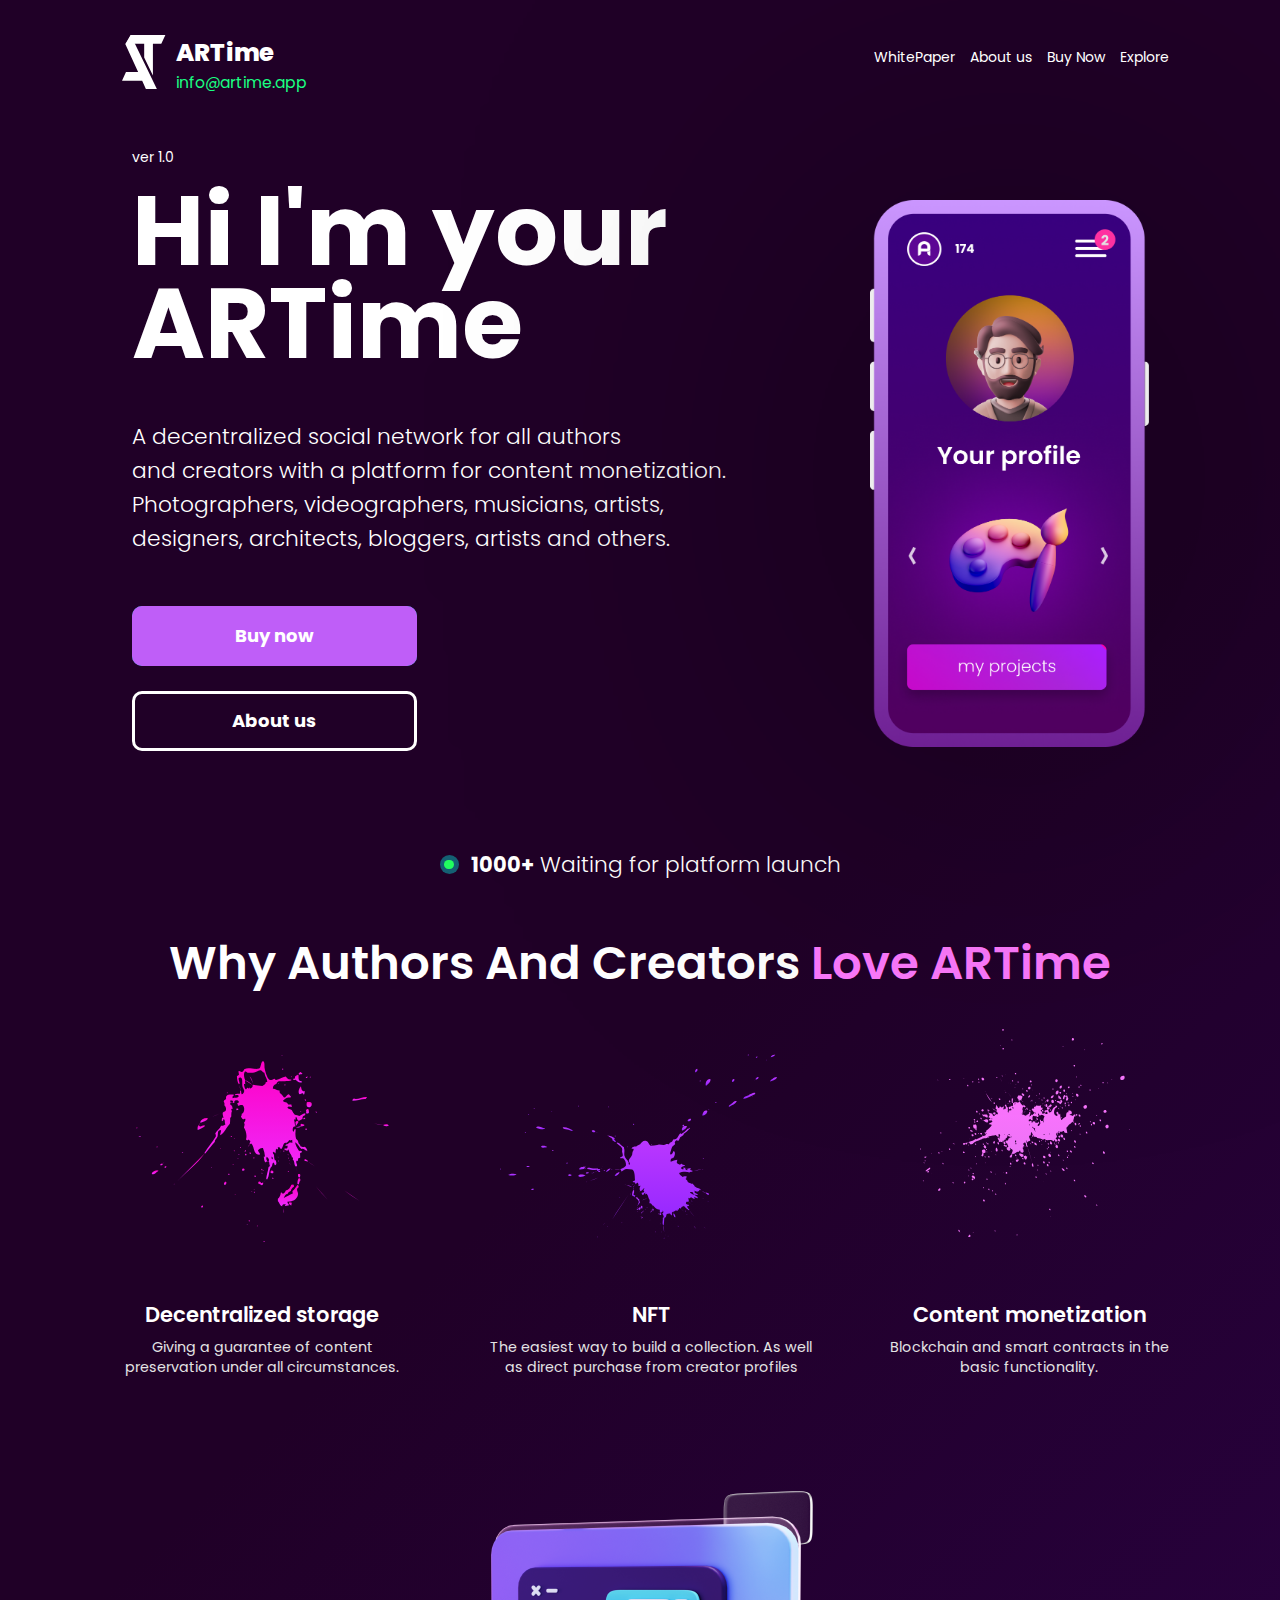
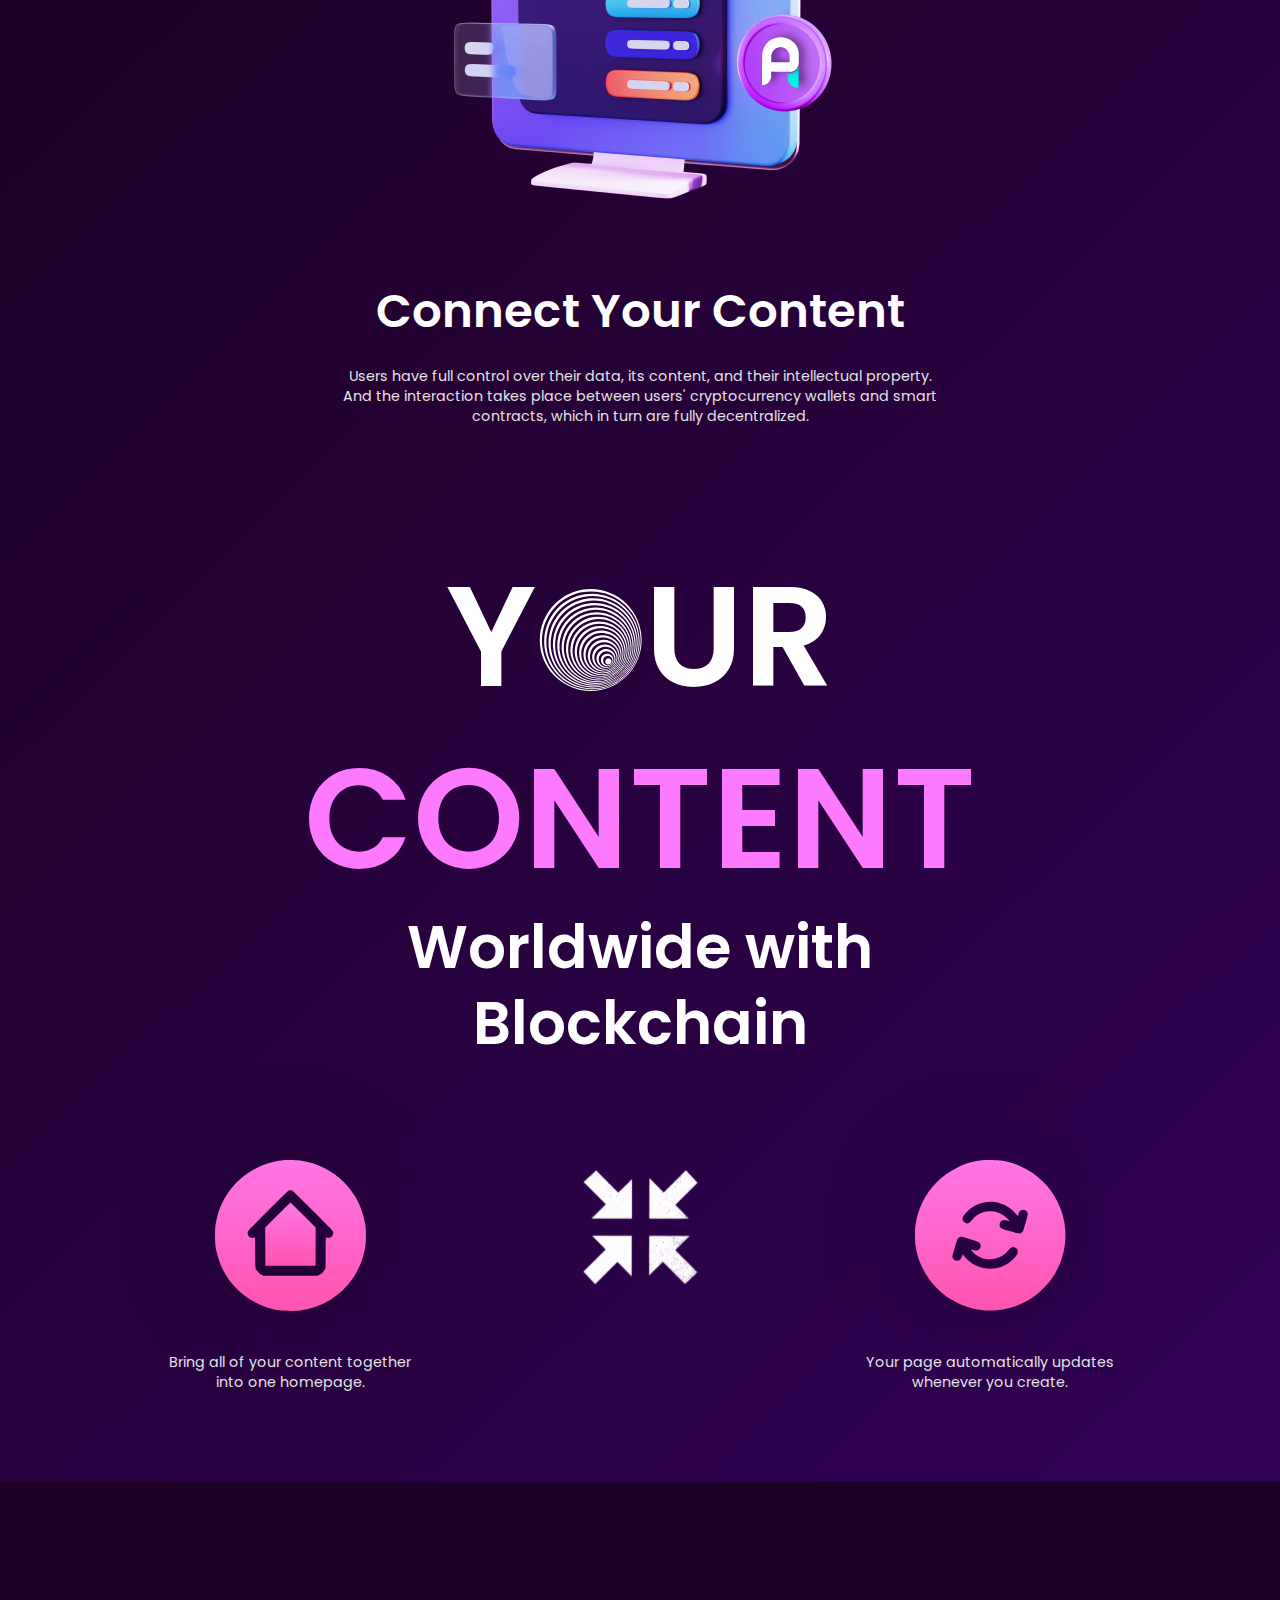
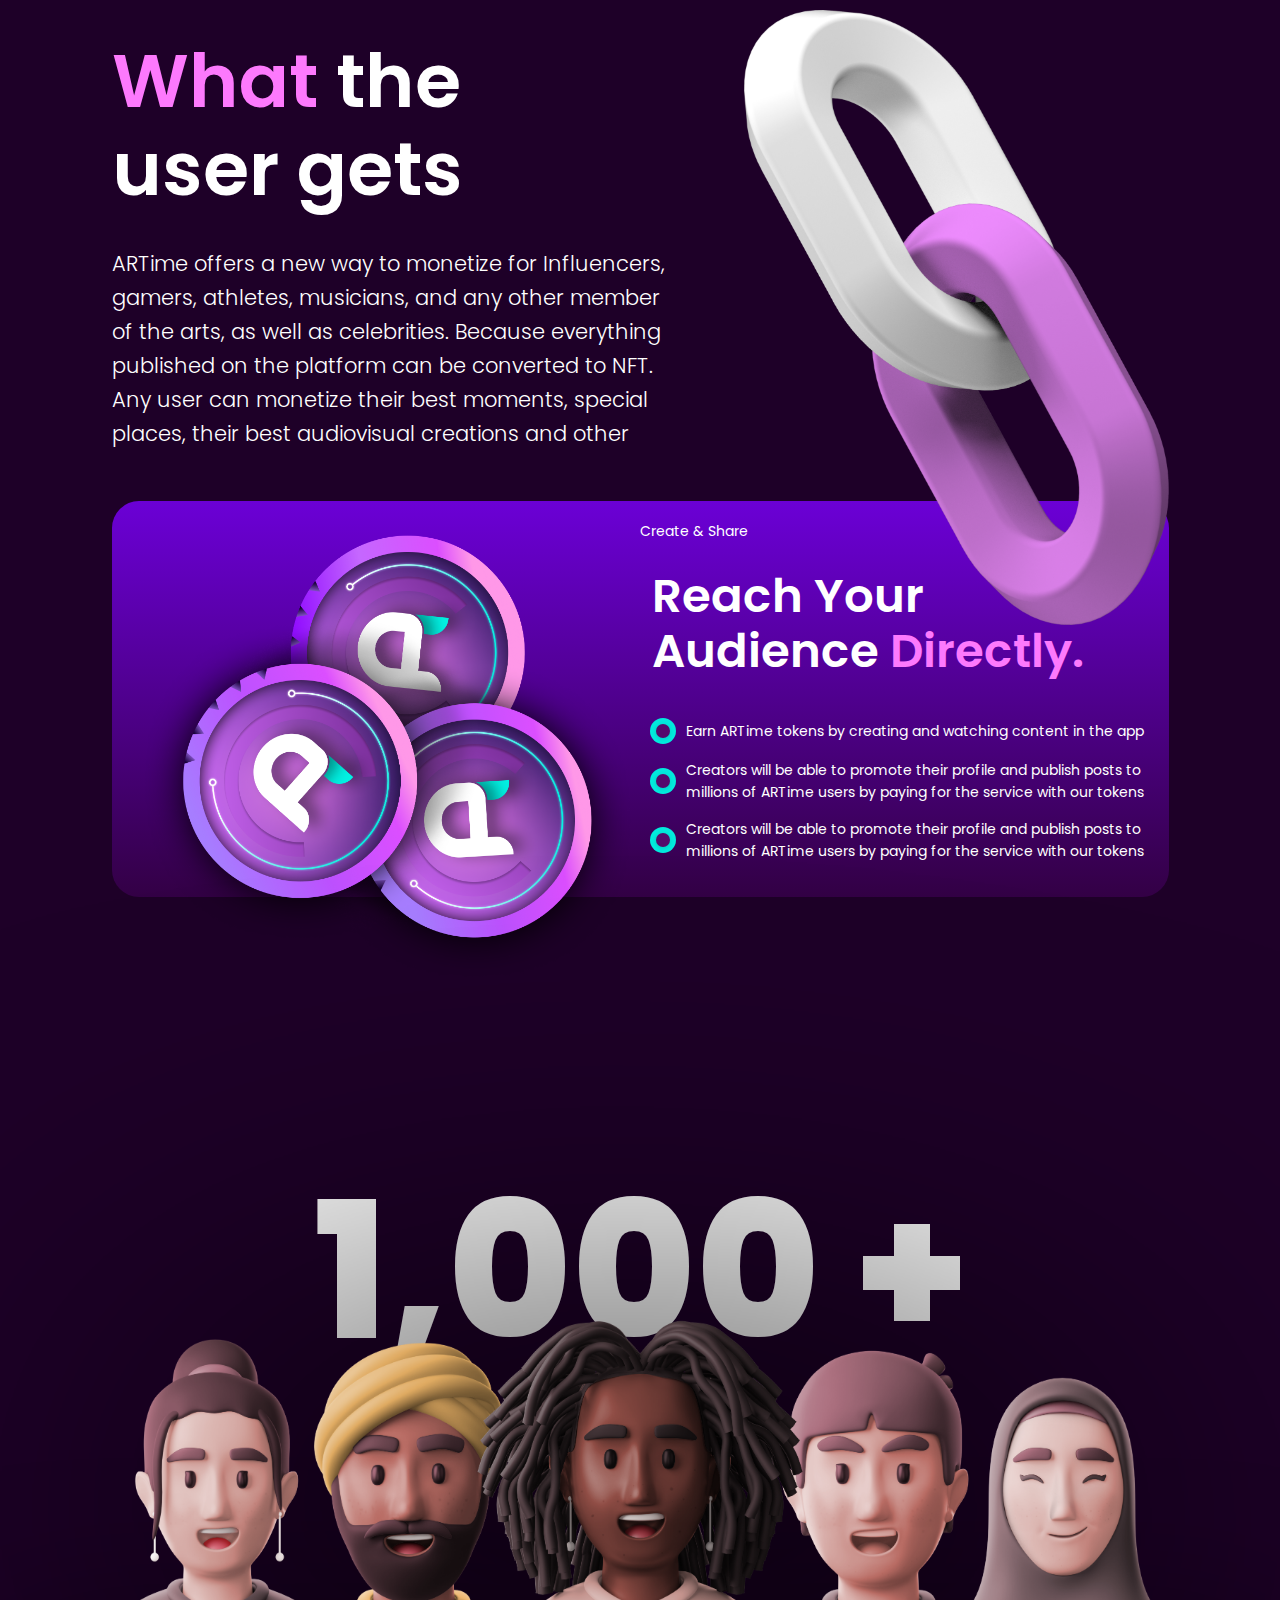
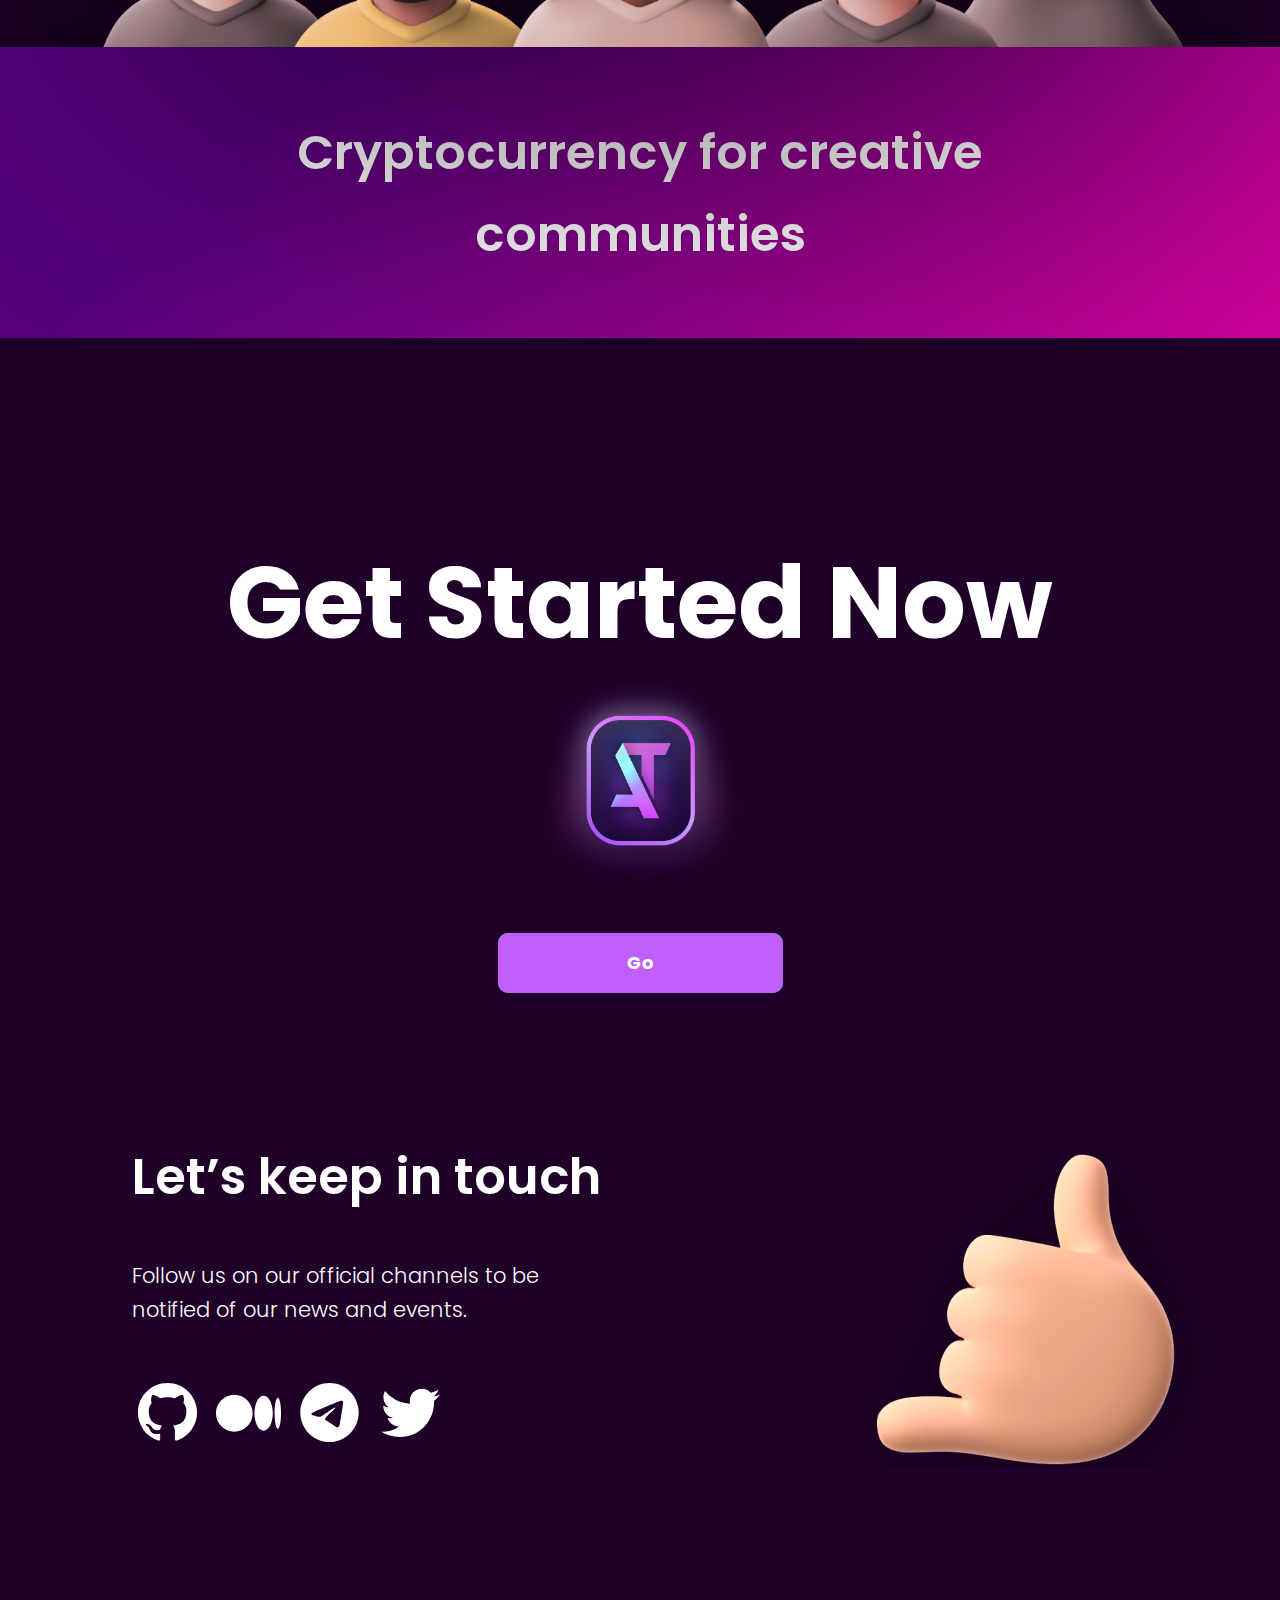
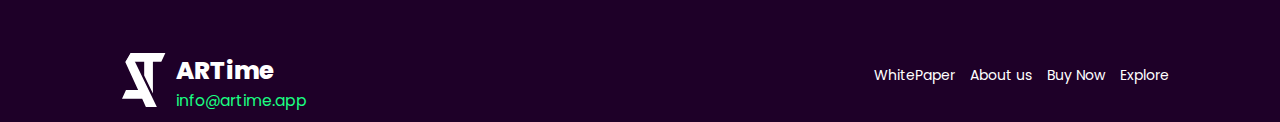
<file: index.html>
<!DOCTYPE html>
<html lang="en">
<head>
    <meta charset="UTF-8">
    <meta http-equiv="X-UA-Compatible" content="IE=edge">
    <meta name="viewport" content="width=device-width, initial-scale=1.0">
    <link href="https://fonts.googleapis.com/css2?family=Poppins:wght@300;400;500;600;700&display=swap" rel="stylesheet">
    <link rel="stylesheet" href="assets/style.css">
    <title>ARTime</title>
</head>
<body>
    <div class="wrapper">
        <header class="header">
            <div class="nav__container">
                <div class="nav-content">

                <a href="#" class="nav__main__item">
                    <div class="nav__logo">
                        <img src="assets/img/LOGO.svg" alt="">
                    </div>
                    <div class="nav__logo-text">
                        <a href="index.html" class="nav-title">ARTime</a>
                        <div class="nav__gmail">info@artime.app</div>
                    </div>
                    
                </a>
                <div class="nav__nav">
                    <div class="nav__nav-item head_item">
                        <a href="">WhitePaper</a>
                    </div>
                    <div class="nav__nav-item head_item">
                        <a href="about.html">About us</a>
                    </div>
                    <div class="nav__nav-item head_item">
                        <a href="buy.html">Buy Now </a>
                    </div>
                    <div class="nav__nav-item head_item">
                       <a  href="blog.html">Explore</a> 
                    </div>
                </div>
            </div>
            </div>
        </header>
       
        <section class="main__block">
            <div class="main__block__container">
                <img src="assets/img/Group 1023 (2).png" class="notebook">
                <div class="main__block-content">
                    <div class="version">ver 1.0</div>
                    <div class="main__title">  Hi I'm your <br/>ARTime</div>
                    <div class="main__sub__title">A decentralized social network for all authors <br>
                        and creators with a platform for content monetization. <br>
                         Photographers, videographers, musicians, artists, designers,
                         architects, bloggers, artists and others.</div>
                        <a class="buy-now__button" href="buy.html">
                            Buy now
                        </a> 
                        <a class="buy-now__button-next" href="about.html">
                            About us
                        </a> 
                </div>
                <div class="main__block-img " >
                    
                    <img class="phone" src="assets/img/Group 1023 (1).png" alt="">
                    <!--<img src="assets/img/headphone-dynamic-gradient.png" alt="" class="misic">
                    <img src="assets/img/camera-dynamic-gradient.png" alt="" class="photo">-->
                    
                </div>
            </div>
        </section>
        <section class="why__we-block">
            <div class="why__we__container">
                <div class="why__we-content">
                    <div class="why__we-mini__title">
                        <div class="circle">
                            <div class="minicirle"></div>

                        </div>
                        <span class="thousand__plus"> 1000+ </span>
                        Waiting for platform launch
                    </div>
                    <h2 class="text-title">Why Authors And Creators <span class="pink__text"> Love ARTime</span></h2>
                </div>
                <div class="why__we-items">
                    <div class="why__we-item">
                        <div class="why__item-img">
                            <img src="assets/img/FW Splatter 10.svg" alt="">
                        </div>
                        <div class="why__item-content">
                            <div class="why__item-title">Decentralized storage</div>
                            <div class="why__item-text">Giving a guarantee of content <br> preservation under all  circumstances.</div>
                        </div>
                    </div>
                    <div class="why__we-item">
                        <div class="why__item-img">
                            <img src="assets/img/FW Splatter 19.svg" alt="">
                        </div>
                        <div class="why__item-content">
                            <div class="why__item-title">NFT</div>
                            <div class="why__item-text">The easiest way to build a collection. As well <br> as direct purchase from creator profiles
                            </div>
                        </div>
                    </div>
                    <div class="why__we-item">
                        <div class="why__item-img">
                            <img src="assets/img/FW Splatter 14.svg" alt="">
                        </div>
                        <div class="why__item-content">
                            <div class="why__item-title">Content monetization</div>
                            <div class="why__item-text">Blockchain and smart contracts in the <br> basic functionality.</div>
                        </div>
                    </div>
                </div>
            </div>
        </section>
        <section class="connect-content__block">
            <div class="connect-content__container">
                <div class="connect-content__img">
                    <img src="assets/img/Group 23.png" alt="">
                </div>
                <div class="connect-content__content">
                    <h2 class="text-title">Connect Your Content </h2>
                    <div class="why__item-text">Users have full control over their data, its content, and their intellectual property. <br>
                        And the interaction takes place between users' cryptocurrency wallets and smart <br>
                        contracts, which in turn are fully decentralized.</div>
                </div>
            </div>
        </section>
        <section class="your-content__block">
            <div class="your-content__container">
                <div class="your-content__title">
                    Y<img class="big__o" src="assets/img/big_o.svg" alt="">UR <br/>
                    <span class="pink__text"> CONTENT</span>
                </div>
                <div class="your-content__subtitle"> Worldwide with <br>
                    Blockchain
                    </div>
            
            <div class="your-content__items">
                <div class="your-conten__item">
                    <div class="your-content-item__icon">
                        <img src="assets/img/home.svg" alt="">
                    </div>
                    <div class="your-content-item__text">
                        Bring all of your content together <br/> into one homepage.
                    </div>
                </div>
                <div class="your-conten__item">
                    <div class="your-content-item__icon shape-icon">
                        <img src="assets/img/Shape122.svg" alt="">
                    </div>
                </div>
                <div class="your-conten__item">
                    <div class="your-content-item__icon">
                        <img src="assets/img/restart.svg" alt="">
                    </div>
                    <div class="your-content-item__text">
                        Your page automatically updates <br/> whenever you create.
                    </div>
                </div>
            </div>
        </div>
        </section>
        <section class="share-block">
            <div class="share__container">
                <img class="share-chain" src="assets/img/Base.png" alt="chain">
                <div class="share__content">
                    <h2 class="share-title"> <span class="pink__text">What</span> the <br> user gets </h2>
                    <div class="share-text">ARTime offers a new way to monetize for Influencers, <br> gamers, athletes, musicians, and any other member <br> of the arts, as well as celebrities. Because everything <br> published on the platform can be converted to NFT. <br> Any user can monetize their best moments, special <br> places, their best audiovisual creations and other
                    </div>
                </div>
                <div class="share__blocks">
                    <!--<div class="share__duble-blocks">
                        <div class="share__duble-block">
                            <div class="duble-block__mini-title">
                                All In One
                            </div>
                            <div class="duble-block__title">
                                <span class="gray-span">ALL You Create.</span> <br/>
                                One Link
                            </div>
                            
                                <img class="duble-block__img" src="assets/img/Mobile.png" >
                            
                        </div>
                        <div class="share__duble-block sh-db-bl-dark">
                            
                            <div class="duble-block__mini-title">
                                Collect Subscribers
                            </div>
                            <div class="duble-block__titels">
                            <div class="duble-block__title">
                                <span class="gray-span">
                                    Emails <br>
                                    Twitter <br>
                                    Facebook <br>
                                    Instagram <br>
                                    Phone etc. <br>
                                </span> 
                               
                            </div>
                            <div class="duble-block__title db__title-white">
                                <div>All <br> Yours</div> 
                            </div>
                            </div>
                        </div>
                    </div>-->
                    <div class="share__reach">
                        <img src="assets/img/coins.png" alt="" class="coins__img">
                        <div class="share__reach-content">
                            <div class="duble-block__mini-title">
                                Create & Share
                            </div>
                            <div class="duble-block__title coins__title">
                                Reach Your <br/>
                                Audience <span class="pink__text">Directly.</span> 
                            </div>
                            <div class="share__reach-content__items">
                                <div class="share__reach-content__item">
                                    <span class="cirle__share"><span class="cirle__share__2"></span></span> <span>Earn ARTime tokens by creating and watching content in the app </span>
                                </div>
                                <div class="share__reach-content__item">
                                    <span class="cirle__share"><span class="cirle__share__2"></span></span> <span>Creators will be able to promote their profile and publish posts to <br>
                                         millions of ARTime users by paying for the service with our tokens</span>
                                </div>
                                <div class="share__reach-content__item">
                                    <span class="cirle__share"><span class="cirle__share__2"></span></span> <span>Creators will be able to promote their profile and publish posts to <br>
                                         millions of ARTime users by paying for the service with our tokens</span>
                                </div>
                            </div>
                        </div>
                    </div>
                </div>
                
            </div>
            <!--<div class="experts-agree__block">
                <div class="experts-aree__items">
                    <span class="pink__text"><div class="experts-aree__item">experts aree</div></span>
                    <div class="experts-aree__item">experts aree</div>
                    <span class="pink__text"><div class="experts-aree__item">experts aree</div></span>
                    <div class="experts-aree__item">experts aree</div>
                </div>
                    <img class="experts-aree__img" src="assets/img/Image (5).png" alt="">
                <div class="experts-aree__items">
                    <div class="experts-aree__item"></div>
                </div>
            </div>-->
            <div class="thousand__block-content">
                <div>1,000 +</div> 
                <img src="assets/img/people.png" class="thousand__block-peple">
            </div>
        </section>
        
        <section class="thousand__block">
            <!--<div class="experts-aree__items">
                <span class="pink__text"><div class="experts-aree__item">experts aree</div></span>
                <div class="experts-aree__item">experts aree</div>
                <span class="pink__text"><div class="experts-aree__item">experts aree</div></span>
                <div class="experts-aree__item">experts aree</div>
            </div>-->

           
            <div class="weve__help">
                Cryptocurrency for creative <br> communities

            </div>
        </section>
        <section class="getstarted-block">
            <div class="hand__img">
                <img src="assets/img/CallMe 1.png">
            </div>
            <div class="getstarted__container">
            <div class="getstarted-content">
                <div class="getstarted__title">Get Started Now</div>
                <div class="getstarted__icon">
                    <img src="assets/img/big_logo.png" alt="">
                </div>
                <a class="buy-now__button" href="buy.html">
                    Go
                </a> 
            </div>
            <div class="keep__in">
                <div class="keep__in-title">Let’s keep in touch </div>
                <div class="keep__in-text">Follow us on our official channels to be <br>
                     notified of our news and events.</div>
            </div>
            <div class="soc-links">
                <a href="https://github.com/ARTimeMeta" class="soc-link__icon">
                    <img src="assets/img/Github Fill.svg" alt="">
                </a>
                <a href="" class="soc-link__icon">
                    <img src="assets/img/Medium Fill.svg" alt="">
                </a>
                <a href="https://t.me/ARTime_en" class="soc-link__icon">
                    <img src="assets/img/Telegram Fill.svg" alt="">
                </a>
                <a href="https://mobile.twitter.com/Artime_Project" class="soc-link__icon">
                    <img src="assets/img/Twitter Fill.svg" alt="">
                </a>
                <!--<a href="#" class="soc-link__icon">
                    <img src="assets/img/Facebook.png" alt="">
                </a>
                <a href="#" class="soc-link__icon">
                    <img src="assets/img/VKOctDenoiserBeauty_002.png" alt="">
                </a>
                <a href="#" class="soc-link__icon">
                    <img src="assets/img/DiscordOctDenoiserBeauty_001 copy.png" alt="">
                </a>
                <a href="#" class="soc-link__icon">
                    <img src="assets/img/InstagramOctDenoiserBeauty_001 copy.png" alt="">
                </a>-->
            </div>
            
        </div>
        
        </section>
        <footer class="footer main__footer">
            <div class="nav__container">
                <div class="nav-content">

                <a href="#" class="nav__main__item">
                    <div class="nav__logo">
                        <img src="assets/img/LOGO.svg" alt="">
                    </div>
                    <div class="nav__logo-text">
                        <a href="index.html" class="nav-title">ARTime</a>
                        <div class="nav__gmail">info@artime.app</div>
                    </div>
                    
                </a>
                <div class="nav__nav">
                    <div class="nav__nav-item head_item">
                        <a href="">WhitePaper</a>
                    </div>
                    <div class="nav__nav-item head_item">
                        <a href="about.html">About us</a>
                    </div>
                    <div class="nav__nav-item head_item">
                        <a href="buy.html">Buy Now </a>
                    </div>
                    <div class="nav__nav-item head_item">
                       <a  href="blog.html">Explore</a> 
                    </div>
                </div>
            </div>
            </div>
        </footer>
    </div>
    <script src="scrypt.js"></script>
</body>
</html>
</file>
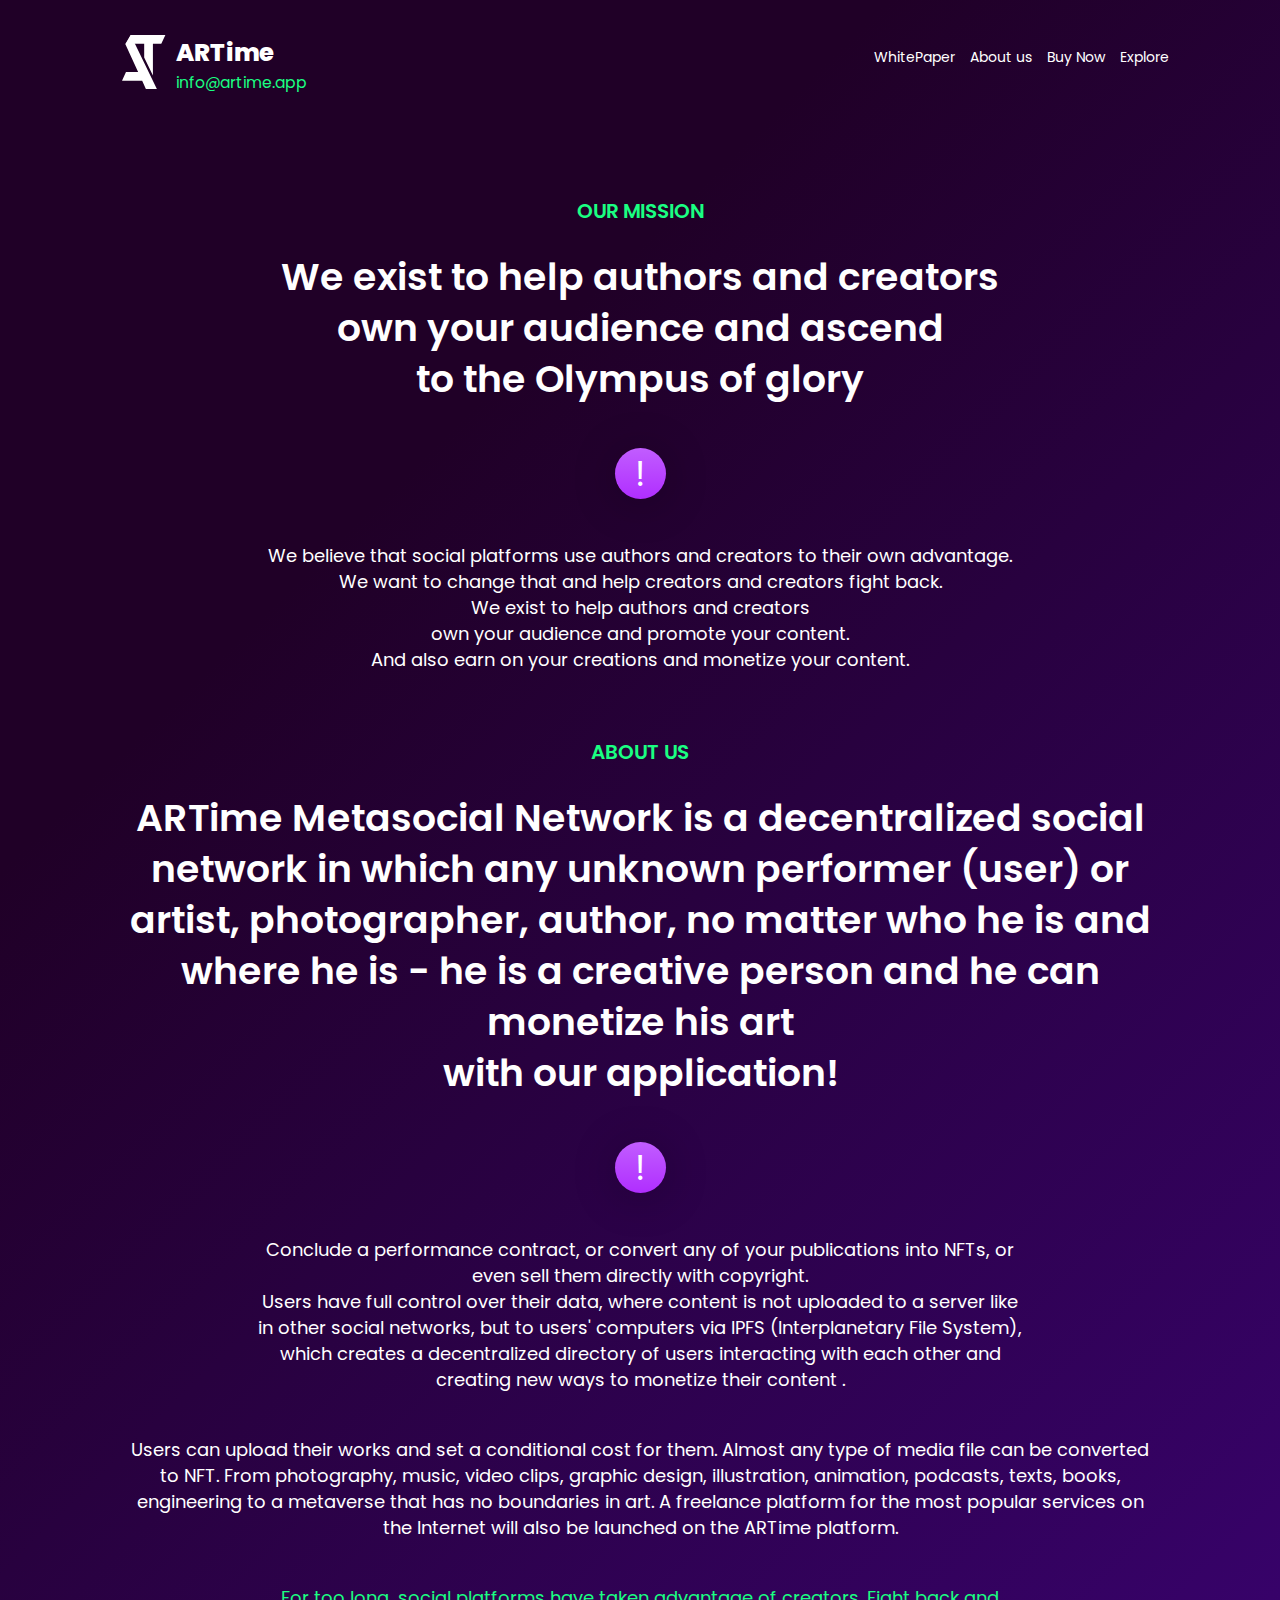
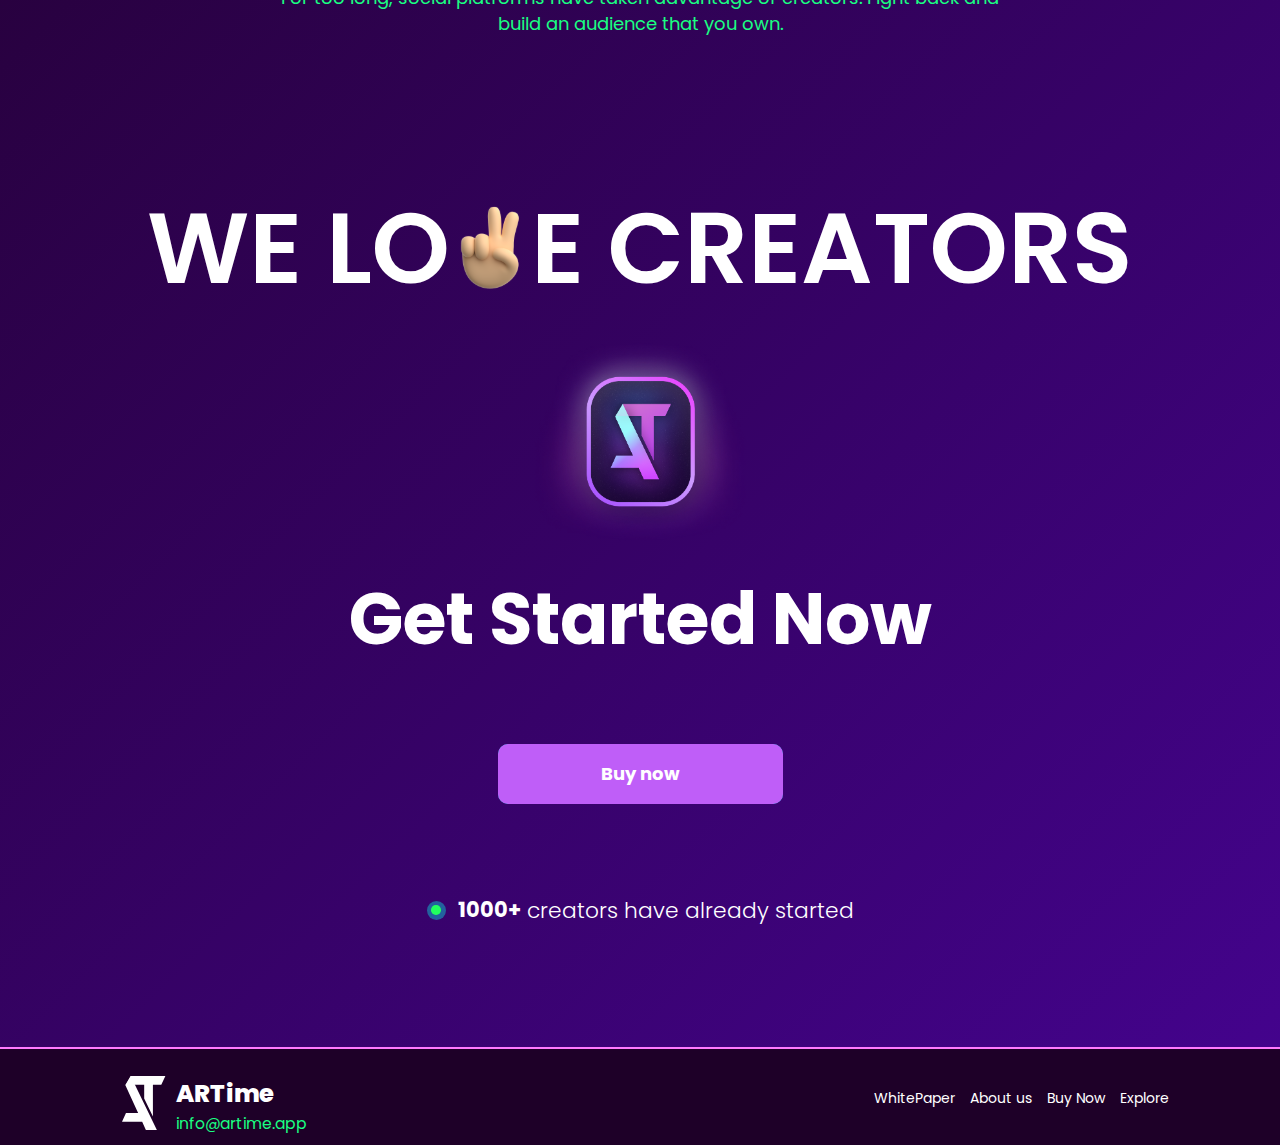
<file: about.html>
<!DOCTYPE html>
<html lang="en">
<head>
    <meta charset="UTF-8">
    <meta http-equiv="X-UA-Compatible" content="IE=edge">
    <meta name="viewport" content="width=device-width, initial-scale=1.0">
    <link href="https://fonts.googleapis.com/css2?family=Poppins:wght@300;400;500;600;700&display=swap" rel="stylesheet">
    <link rel="stylesheet" href="assets/style.css">
    <title>ARTime</title>
</head>
<body>
    <div class="wrapper bc">
        <header class="header">
            <div class="nav__container">
                <div class="nav-content">

                <a href="#" class="nav__main__item">
                    <div class="nav__logo">
                        <img src="assets/img/LOGO.svg" alt="">
                    </div>
                    <div class="nav__logo-text">
                        <a href="index.html" class="nav-title">ARTime</a>
                        <div class="nav__gmail">info@artime.app</div>
                    </div>
                    
                </a>
                <div class="nav__nav">
                    <div class="nav__nav-item head_item">
                        <a href="">WhitePaper</a>
                    </div>
                    <div class="nav__nav-item head_item">
                        <a href="about.html">About us</a>
                    </div>
                    <div class="nav__nav-item head_item">
                        <a href="buy.html">Buy Now </a>
                    </div>
                    <div class="nav__nav-item head_item">
                       <a  href="blog.html">Explore</a> 
                    </div>
                </div>
            </div>
            </div>
        </header>
        <section class="our-mission__block">
            <div class="our-mission__container">
                <div class="green__mini-title">
                    OUR MISSION
                </div>
                <div class="our-mission__title">
                    We exist to help authors and creators <br>
                    own your audience and ascend <br>
                    to the Olympus of glory <br>
                </div>

                <div class="cirle__mark">
                    !
                </div>
                <div class="about__content-text">
                    We believe that social platforms use authors and creators to their own advantage. <br>
                    We want to change that and help creators and creators fight back. <br>
                    We exist to help authors and creators <br>
                    own your audience and promote your content. <br>
                    And also earn on your creations and monetize your content. <br>
                </div>
            </div>
        </section>
        <section class="about-us__block-aboutpage">
            <div class="about-us__block-aboutpage__container">
                <div class="green__mini-title">
                    ABOUT US
                </div>
                <div class="our-mission__title">
                    ARTime Metasocial Network is a decentralized social <br>
                    network in which any unknown performer (user) or artist, 
                    photographer, author, no matter who he is and where he 
                    is - he is a creative person and he can monetize his art <br>
                    with our application!
                </div>
                <div class="cirle__mark">
                    !
                </div>
                <div class="about__content-text">
                    Conclude a performance contract, or convert any of your publications into NFTs, or <br>
                    even sell them directly with copyright. <br>
                    Users have full control over their data, where content is not uploaded to a server like <br>
                    in other social networks, but to users' computers via IPFS (Interplanetary File System), <br>
                    which creates a decentralized directory of users interacting with each other and <br>
                    creating new ways to monetize their content .
                </div>
                <div class="about__content-text">
                    Users can upload their works and set a conditional cost for them. Almost any type of media file can be converted to NFT. From photography, music, video clips, graphic design, illustration, animation, podcasts, texts, books, engineering to a metaverse that has no boundaries in art. A freelance platform for the most popular services on the Internet will also be launched on the ARTime platform.
                </div>

                <div class="about__content-text green">
                    For too long, social platforms have taken advantage of creators. Fight back and <br>
                    build an audience that you own. 
                </div>
            </div>
        </section>
        <section class="about-us__block-aboutpage bm">
            
            <div class="getstarted__container">
            <div class="getstarted-content">
                <div class="your-content__title your-content__title-about">
                    WE LO<img class="big__o big_v" src="assets/img/Victory 1.svg" alt="">E CREATORS<br/>
                   
                </div>
                <div class="getstarted__icon">
                    <img  src="assets/img/big_logo.png" alt="">
                </div>
                <div class="getstarted__title getstarted__title-mini">Get Started Now</div>
                <a class="buy-now__button" href="#">
                    Buy now
                </a> 
                <div class="why__we-mini__title thousand__plus-about">
                    <div class="circle">
                        <div class="minicirle"></div>
    
                    </div>
                    <span class="thousand__plus "> 1000+ </span>
                     creators have already started
                </div>
            </div>
            
            
            
        </div>
        
        </section>
        <footer class="footer footer__about">
            <div class="nav__container">
                <div class="nav-content">

                <a href="#" class="nav__main__item">
                    <div class="nav__logo">
                        <img src="assets/img/LOGO.svg" alt="">
                    </div>
                    <div class="nav__logo-text">
                        <a href="index.html" class="nav-title">ARTime</a>
                        <div class="nav__gmail">info@artime.app</div>
                    </div>
                    
                </a>
                <div class="nav__nav">
                    <div class="nav__nav-item head_item">
                        <a href="">WhitePaper</a>
                    </div>
                    <div class="nav__nav-item head_item">
                        <a href="about.html">About us</a>
                    </div>
                    <div class="nav__nav-item head_item">
                        <a href="buy.html">Buy Now </a>
                    </div>
                    <div class="nav__nav-item head_item">
                       <a  href="blog.html">Explore</a> 
                    </div>
                </div>
            </div>
            </div>
        </footer>
    </div>
</body>
</html>
</file>
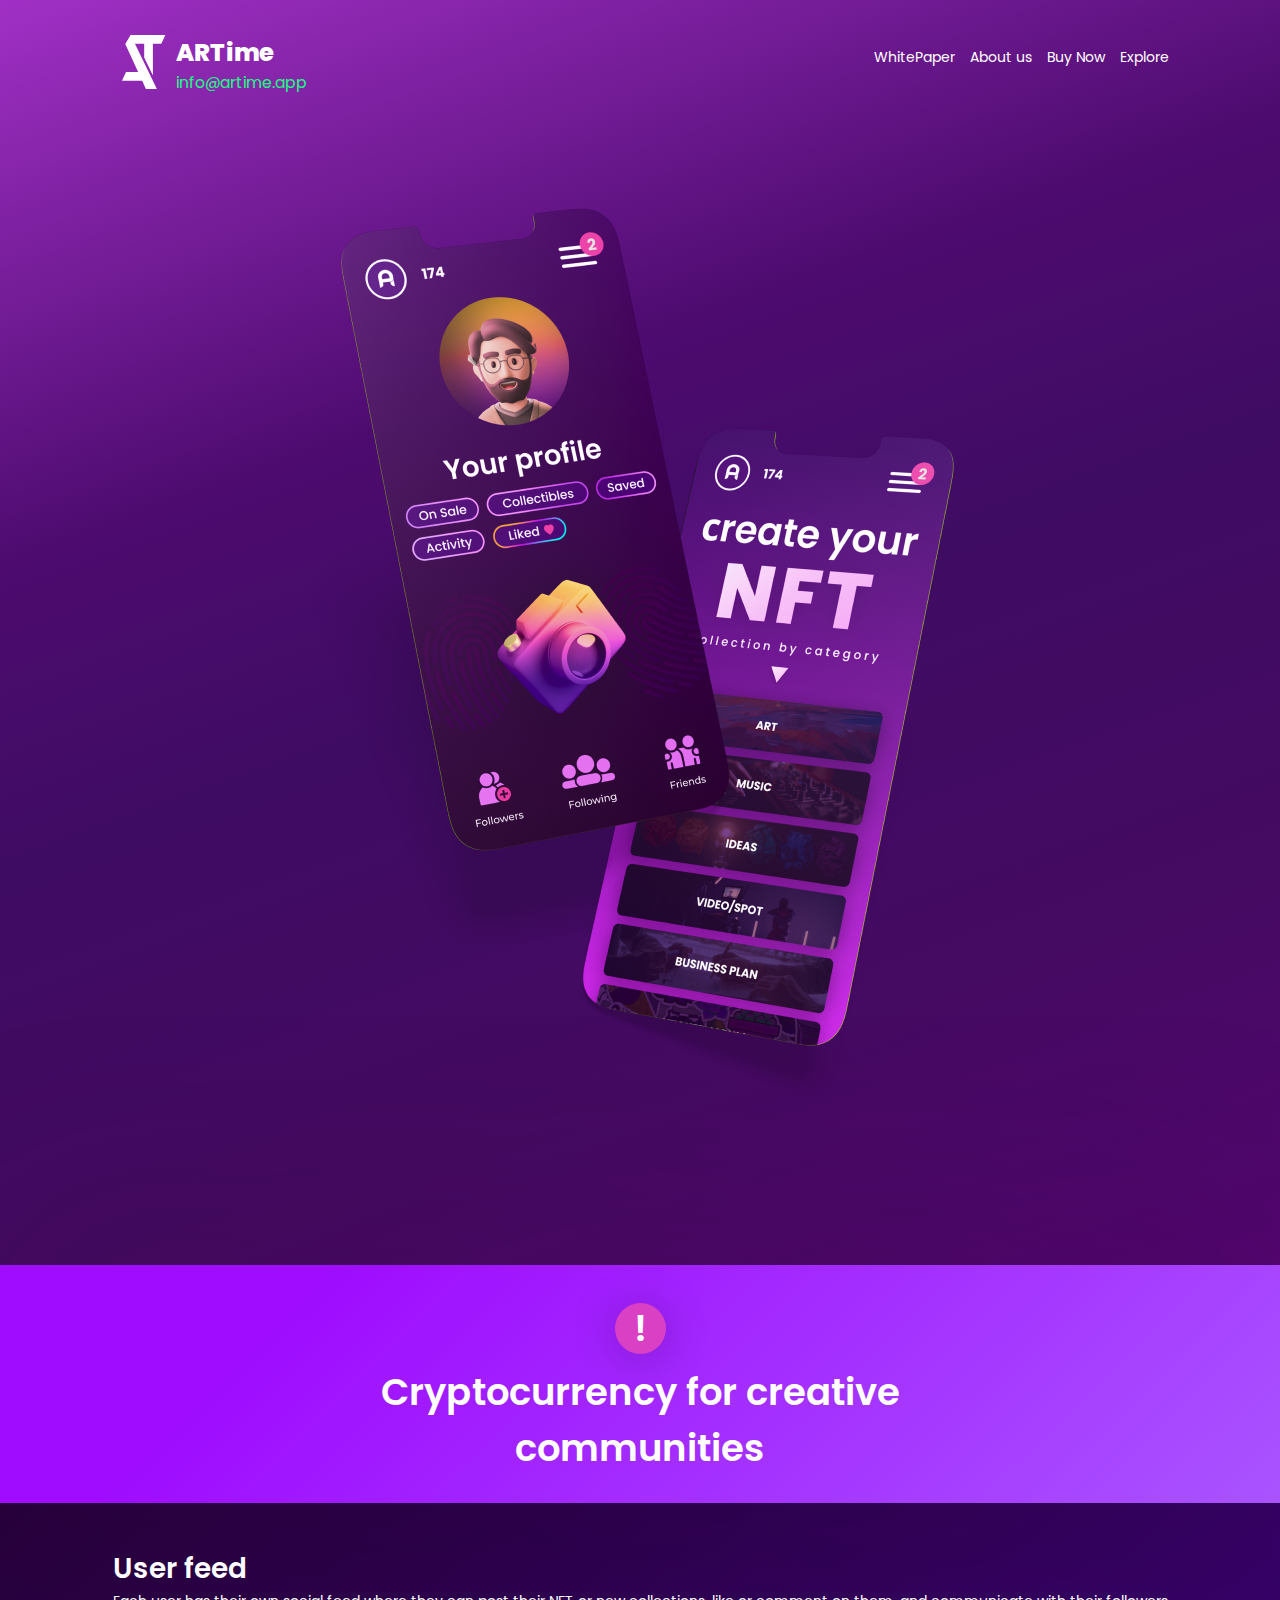
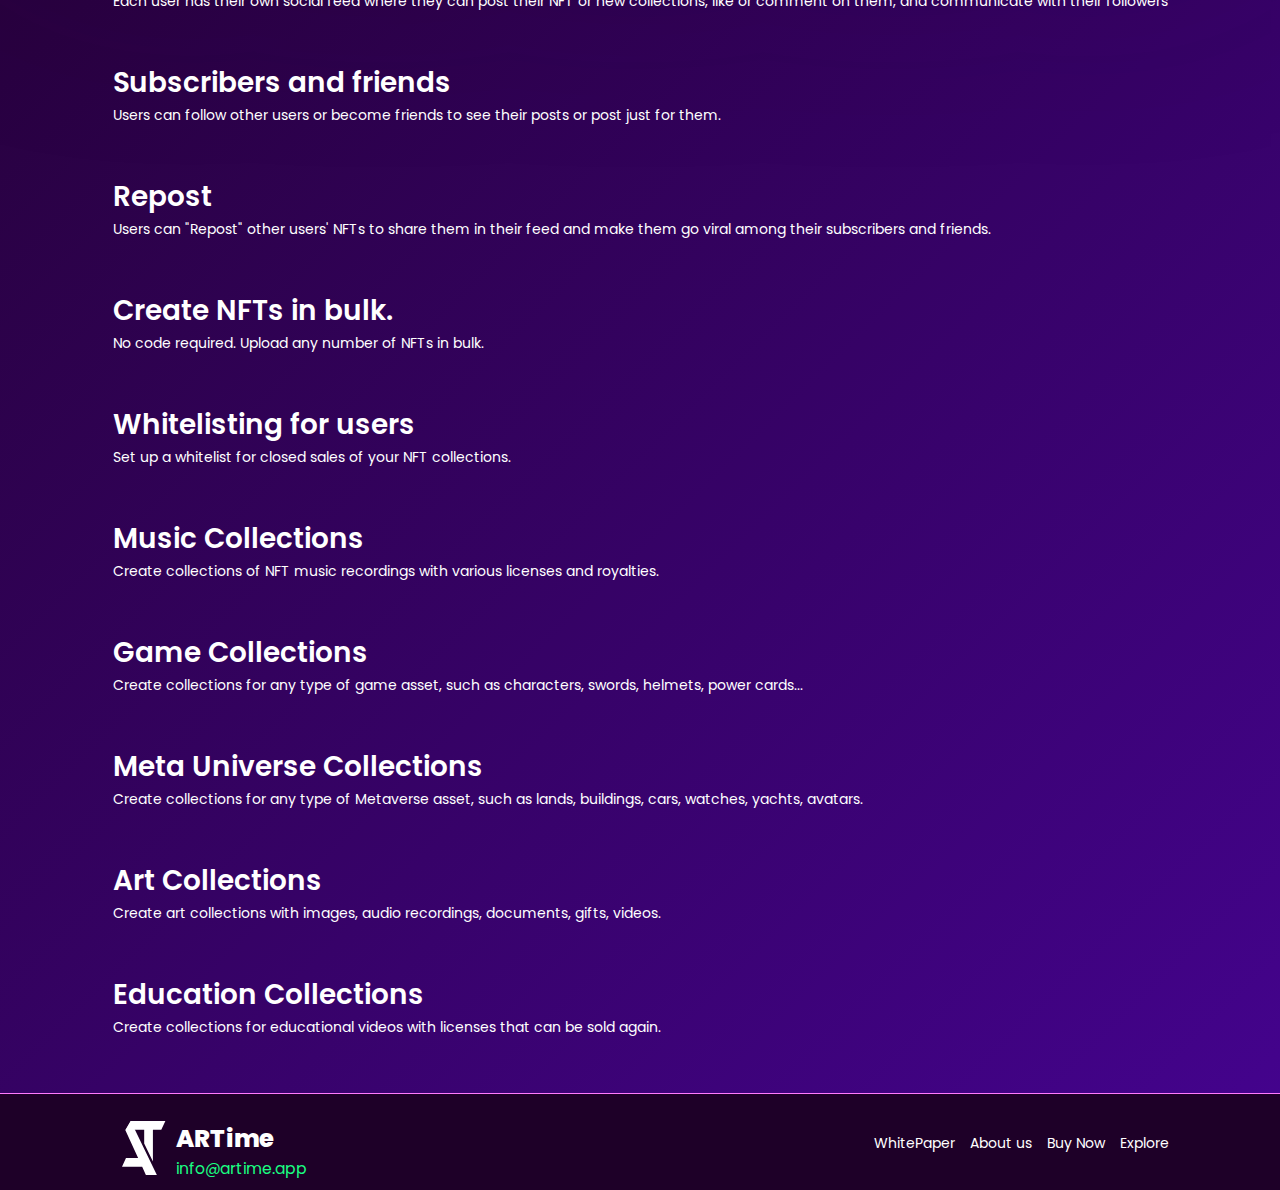
<file: blog.html>
<!DOCTYPE html>
<html lang="en">
<head>
    <meta charset="UTF-8">
    <meta http-equiv="X-UA-Compatible" content="IE=edge">
    <meta name="viewport" content="width=device-width, initial-scale=1.0">
    <link href="https://fonts.googleapis.com/css2?family=Poppins:wght@300;400;500;600;700&display=swap" rel="stylesheet">
    <link rel="stylesheet" href="assets/style.css">
    <title>ARTime</title>
</head>
<body>
    <div class="wrapper">
        <header class="header">
            <div class="nav__container">
                <div class="nav-content">

                <a href="#" class="nav__main__item">
                    <div class="nav__logo">
                        <img src="assets/img/LOGO.svg" alt="">
                    </div>
                    <div class="nav__logo-text">
                        <a href="index.html" class="nav-title">ARTime</a>
                        <div class="nav__gmail">info@artime.app</div>
                    </div>
                    
                </a>
                <div class="nav__nav">
                    <div class="nav__nav-item head_item">
                        <a href="">WhitePaper</a>
                    </div>
                    <div class="nav__nav-item head_item">
                        <a href="about.html">About us</a>
                    </div>
                    <div class="nav__nav-item head_item">
                        <a href="buy.html">Buy Now </a>
                    </div>
                    <div class="nav__nav-item head_item">
                       <a  href="blog.html">Explore</a> 
                    </div>
                </div>
            </div>
            </div>
        </header>

        <section class="two__phones_block">
            <img src="assets/img/two-phones.png" class="two__phones" alt="">
        </section>
        <section>
            <div class="token__block token__test">
                <div class="cirle__mark cirle__mark-two">
                    !
                </div>
                <div class="tocen__title">
                    Cryptocurrency for creative <br>
                    communities
                </div>
                
            </div>
        </section>
        <section class="text-info__container">
           <div class="blog__text-items ">
                <div class="blog__text-item">
                    <div class="blog__text-item_title">
                        User feed
                    </div>
                    <div class="blog__text-item_content">                      
                        Each user has their own social feed where they can post their NFT or new collections, like or comment on them, and communicate with their followers
                    </div>
                </div>
                <div class="blog__text-item">
                    <div class="blog__text-item_title">
                        Subscribers and friends 
                    </div>
                    <div class="blog__text-item_content">
                        Users can follow other users or become friends to see their posts or post just for them.
                    </div>
                </div>

                <div class="blog__text-item">
                    <div class="blog__text-item_title">
                        Repost
                    </div>
                    <div class="blog__text-item_content">
                        Users can "Repost" other users' NFTs to share them in their feed and make them go viral among their subscribers and friends.
                    </div>
                </div>
                <div class="blog__text-item">
                    <div class="blog__text-item_title">
                        Create NFTs in bulk.
                    </div>
                    <div class="blog__text-item_content">
                        No code required. Upload any number of NFTs in bulk.
                    </div>
                </div>
                <div class="blog__text-item">
                    <div class="blog__text-item_title">
                        Whitelisting for users
                    </div>
                    <div class="blog__text-item_content">
                        Set up a whitelist for closed sales of your NFT collections.
                    </div>
                </div>
                <div class="blog__text-item">
                    <div class="blog__text-item_title">
                        Music Collections
                    </div>
                    <div class="blog__text-item_content">
                        Create collections of NFT music recordings with various licenses and royalties.
                    </div>
                </div>
                <div class="blog__text-item">
                    <div class="blog__text-item_title">
                        Game Collections
                    </div>
                    <div class="blog__text-item_content">
                        Create collections for any type of game asset, such as characters, swords, helmets, power cards...
                    </div>
                </div>
                <div class="blog__text-item">
                    <div class="blog__text-item_title">
                        Meta Universe Collections
                    </div>
                    <div class="blog__text-item_content">
                        Create collections for any type of Metaverse asset, such as lands, buildings, cars, watches, yachts, avatars.
                    </div>
                </div>
                <div class="blog__text-item">
                    <div class="blog__text-item_title">
                        Art Collections
                    </div>
                    <div class="blog__text-item_content">
                        Create art collections with images, audio recordings, documents, gifts, videos.
                    </div>
                </div>
                <div class="blog__text-item">
                    <div class="blog__text-item_title">
                        Education Collections
                    </div>
                    <div class="blog__text-item_content">
                        Create collections for educational videos with licenses that can be sold again.
                    </div>
                </div>
           </div>
    
        </section>
        
        <footer class="footer footer__about">
            <div class="nav__container">
                <div class="nav-content">

                <a href="#" class="nav__main__item">
                    <div class="nav__logo">
                        <img src="assets/img/LOGO.svg" alt="">
                    </div>
                    <div class="nav__logo-text">
                        <a href="index.html" class="nav-title">ARTime</a>
                        <div class="nav__gmail">info@artime.app</div>
                    </div>
                    
                </a>
                <div class="nav__nav">
                    <div class="nav__nav-item head_item">
                        <a href="">WhitePaper</a>
                    </div>
                    <div class="nav__nav-item head_item">
                        <a href="about.html">About us</a>
                    </div>
                    <div class="nav__nav-item head_item">
                        <a href="buy.html">Buy Now </a>
                    </div>
                    <div class="nav__nav-item head_item">
                       <a  href="blog.html">Explore</a> 
                    </div>
                </div>
            </div>
            </div>
        </footer>
        
    </div>
    
</body>
</html>
</file>
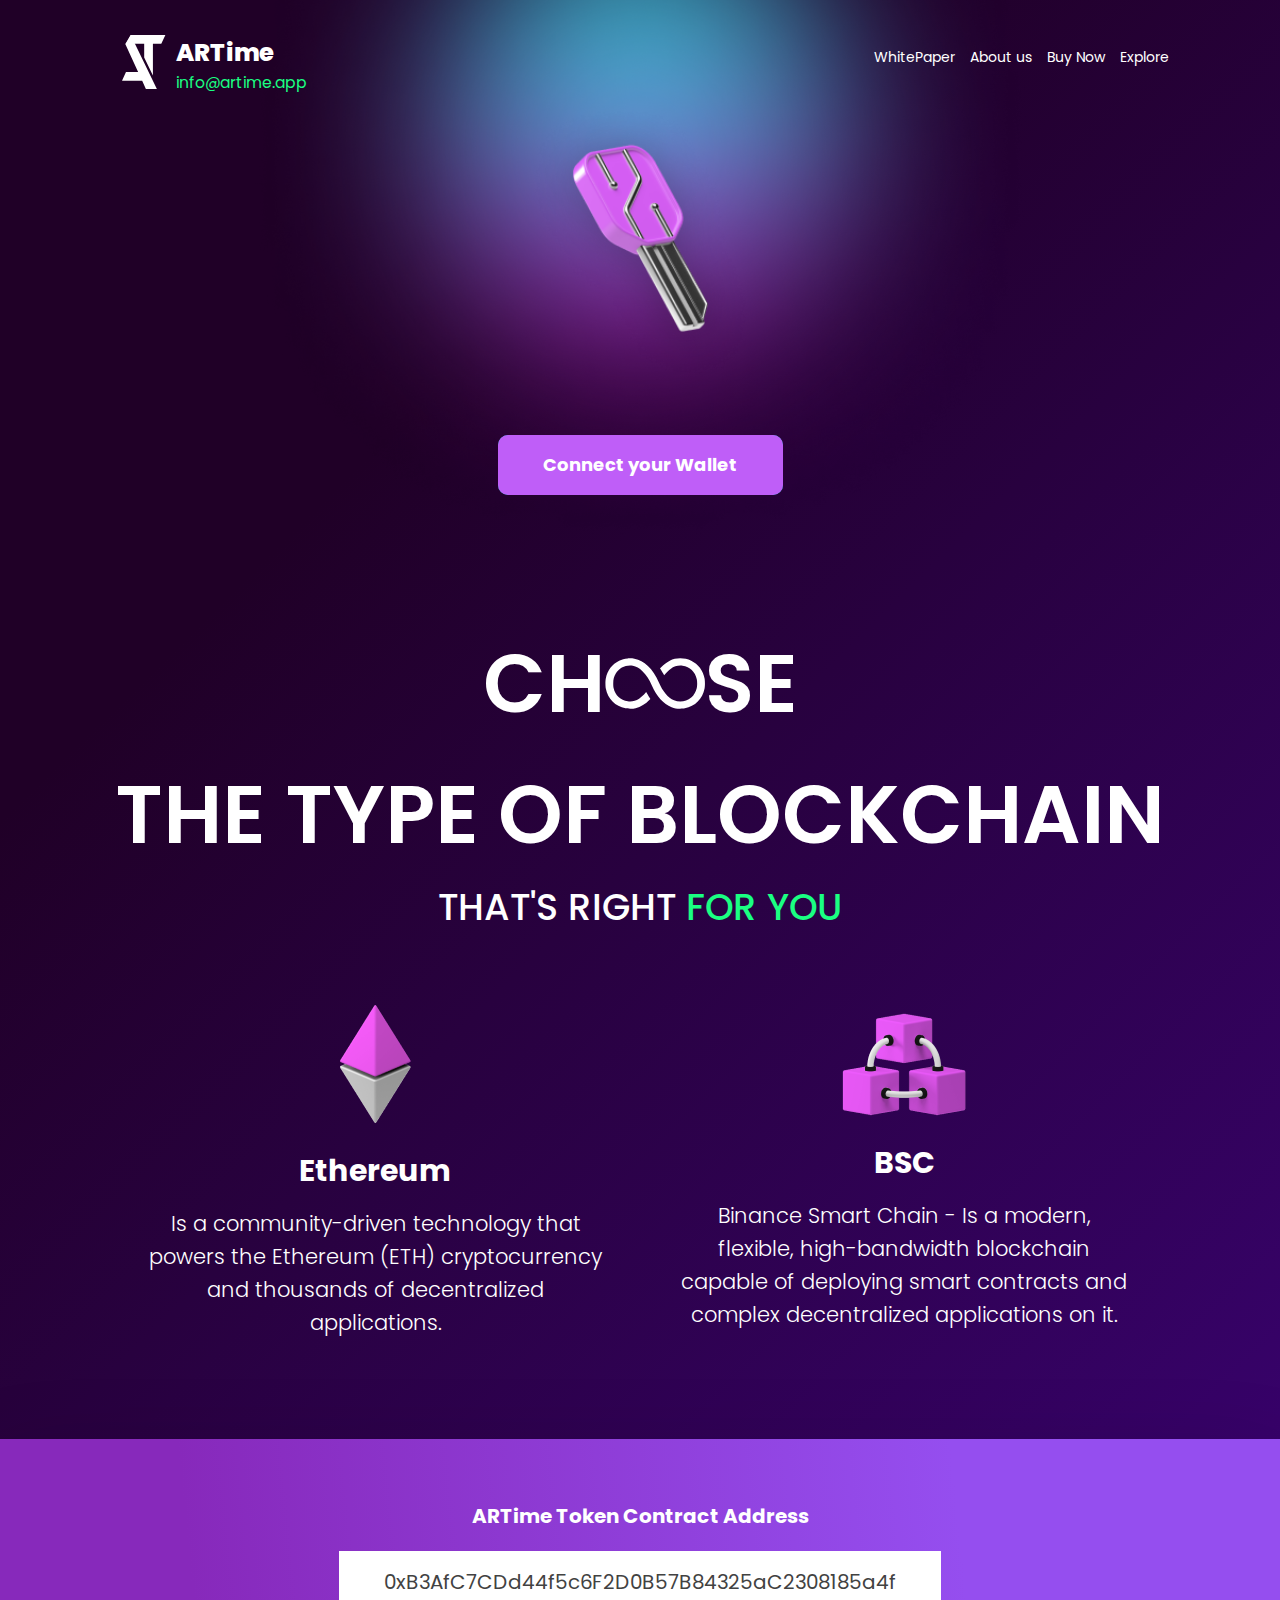
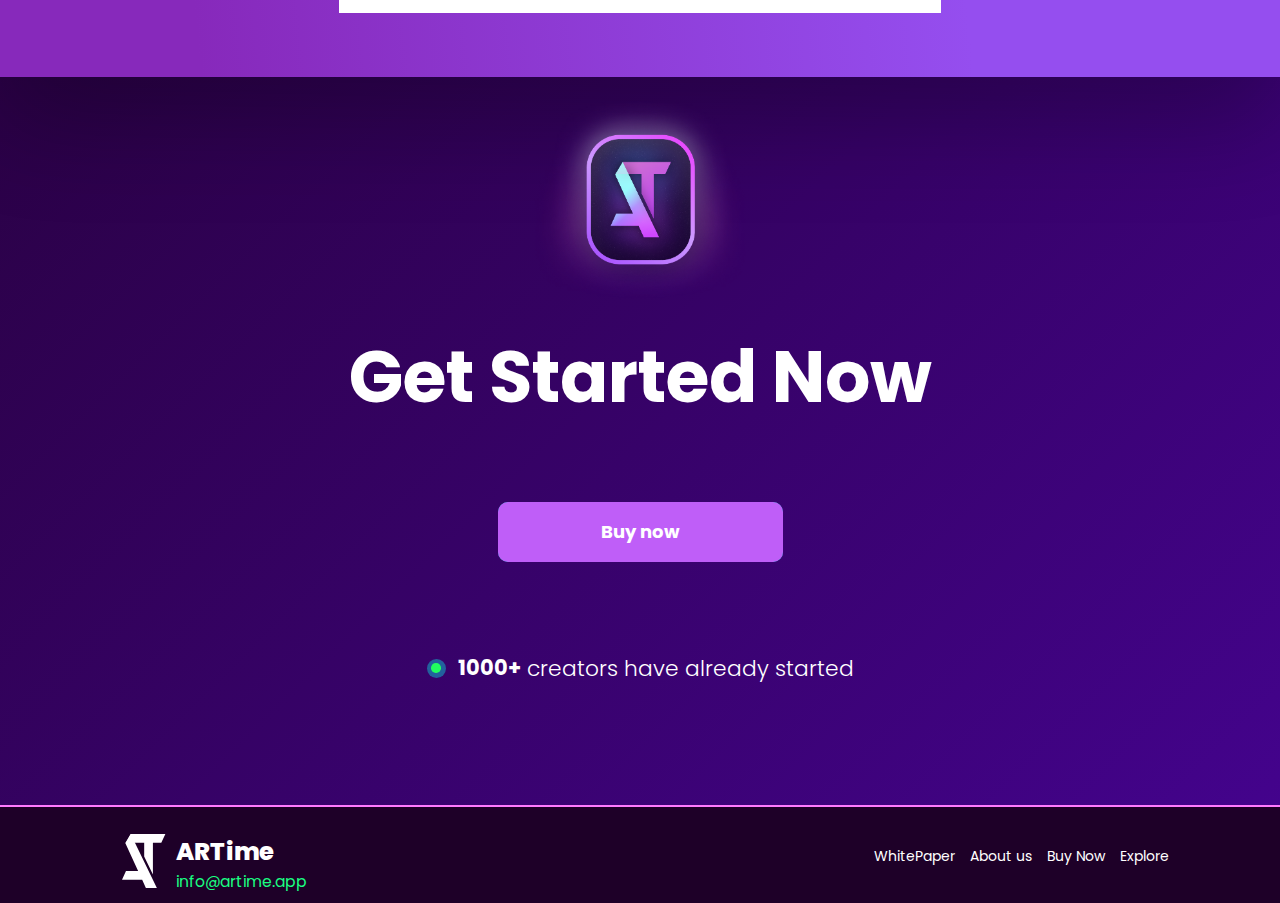
<file: buy.html>
<!DOCTYPE html>
<html lang="en">
<head>
    <meta charset="UTF-8">
    <meta http-equiv="X-UA-Compatible" content="IE=edge">
    <meta name="viewport" content="width=device-width, initial-scale=1.0">
    <link href="https://fonts.googleapis.com/css2?family=Poppins:wght@300;400;500;600;700&display=swap" rel="stylesheet">
    <link rel="stylesheet" href="assets/style.css">
    <title>ARTime</title>
</head>
<body>
    <div class="wrapper wrapper__buy-page" >
        <div class="coming-soon__popup " id="soonPopup">
            coming soon
        </div>
        <div class="popup__background" id="wrapper__buy">
            
        </div>
            
        <header class="header">
            <div class="nav__container">
                <div class="nav-content">

                <a href="#" class="nav__main__item">
                    <div class="nav__logo">
                        <img src="assets/img/LOGO.svg" alt="">
                    </div>
                    <div class="nav__logo-text">
                        <a href="index.html" class="nav-title">ARTime</a>
                        <div class="nav__gmail">info@artime.app</div>
                    </div>
                    
                </a>
                <div class="nav__nav">
                    <div class="nav__nav-item head_item">
                        <a href="">WhitePaper</a>
                    </div>
                    <div class="nav__nav-item head_item">
                        <a href="about.html">About us</a>
                    </div>
                    <div class="nav__nav-item head_item">
                        <a href="buy.html">Buy Now </a>
                    </div>
                    <div class="nav__nav-item head_item">
                       <a  href="blog.html">Explore</a> 
                    </div>
                </div>
            </div>
            </div>
        </header>
        <section class="choose__block">
            <div class="choose__container">
            <div class="getstarted-content">
              
                <div class="getstarted__icon z-for__circle">
                    <img  src="assets/img/Group 164.png" alt="">
                </div>
                <div class="bg-cirle">
                    <img src="assets/img/Ellipse 213.png" alt="">
                </div>
                <a class="z-for__circle z-for__circle_btn buy-now__button" id="buyBtn" href="#">
                    Connect your Wallet
                </a> 

               
            </div>

            <div class="choose__titlse">
                <div class="your-content__title your-content__title-buy">
                    <div class="choose__subtitle">CH<img  src="assets/img/Vector (8).svg" alt="">SE<br/></div>
                    <div class="choose__subtitle">THE TYPE OF BLOCKCHAIN</div>
                    <div class="choose__subtitle_two">THAT'S RIGHT <span class="green">FOR YOU</span></div>
                </div>
            </div>

            <div class="choose__items">
                <div class="choose__item">
                    <div class="choose__item-icon">
                        <img src="assets/img/Group 138.png" alt="">
                    </div>
                    <div class="choose__item-title">Ethereum </div>
                    <div class="choose__item-text">
                        Is a community-driven technology that <br>
                         powers the Ethereum (ETH) cryptocurrency <br>
                         and thousands of decentralized <br>
                         applications.</div>
                </div>
                <div class="choose__item">
                    <div class="choose__item-icon">
                        <img src="assets/img/Group 159.png" alt="">
                    </div>
                    <div class="choose__item-title">BSC </div>
                    <div class="choose__item-text">
                        Binance Smart Chain - Is a modern, <br>
                        flexible, high-bandwidth blockchain <br>
                        capable of deploying smart contracts and <br>
                        complex decentralized applications on it. 
                        </div>
                </div>
            </div>
            </div>
            <div class="token__block">
                <div class="tocen__title">
                    ARTime Token Contract Address
                </div>
                <div class="tocen__item">
                    0xB3AfC7CDd44f5c6F2D0B57B84325aC2308185a4f
                </div>
            </div>
        </section>

        <section class="about-us__block-aboutpage bm">
            
            <div class="getstarted__container">
            <div class="getstarted-content">
                
                <div class="getstarted__icon">
                    <img  src="assets/img/big_logo.png" alt="">
                </div>
                <div class="getstarted__title getstarted__title-mini">Get Started Now</div>
                <a class="buy-now__button z-for__circle_btn" href="#">
                    Buy now
                </a> 
                <div class="why__we-mini__title thousand__plus-about">
                    <div class="circle">
                        <div class="minicirle"></div>
    
                    </div>
                    <span class="thousand__plus "> 1000+ </span>
                     creators have already started
                </div>
            </div>
            
            
            
        </div>
        
        </section>
        <footer class="footer footer__about">
            <div class="nav__container">
                <div class="nav-content">

                <a href="#" class="nav__main__item">
                    <div class="nav__logo">
                        <img src="assets/img/LOGO.svg" alt="">
                    </div>
                    <div class="nav__logo-text">
                        <a href="index.html" class="nav-title">ARTime</a>
                        <div class="nav__gmail">info@artime.app</div>
                    </div>
                    
                </a>
                <div class="nav__nav">
                    <div class="nav__nav-item head_item">
                        <a href="">WhitePaper</a>
                    </div>
                    <div class="nav__nav-item head_item">
                        <a href="about.html">About us</a>
                    </div>
                    <div class="nav__nav-item head_item">
                        <a href="buy.html">Buy Now </a>
                    </div>
                    <div class="nav__nav-item head_item">
                       <a  href="blog.html">Explore</a> 
                    </div>
                </div>
            </div>
            </div>
        </footer>
    
    </div>
    <script src="scrypt.js"></script>
</body>
</html>
</file>
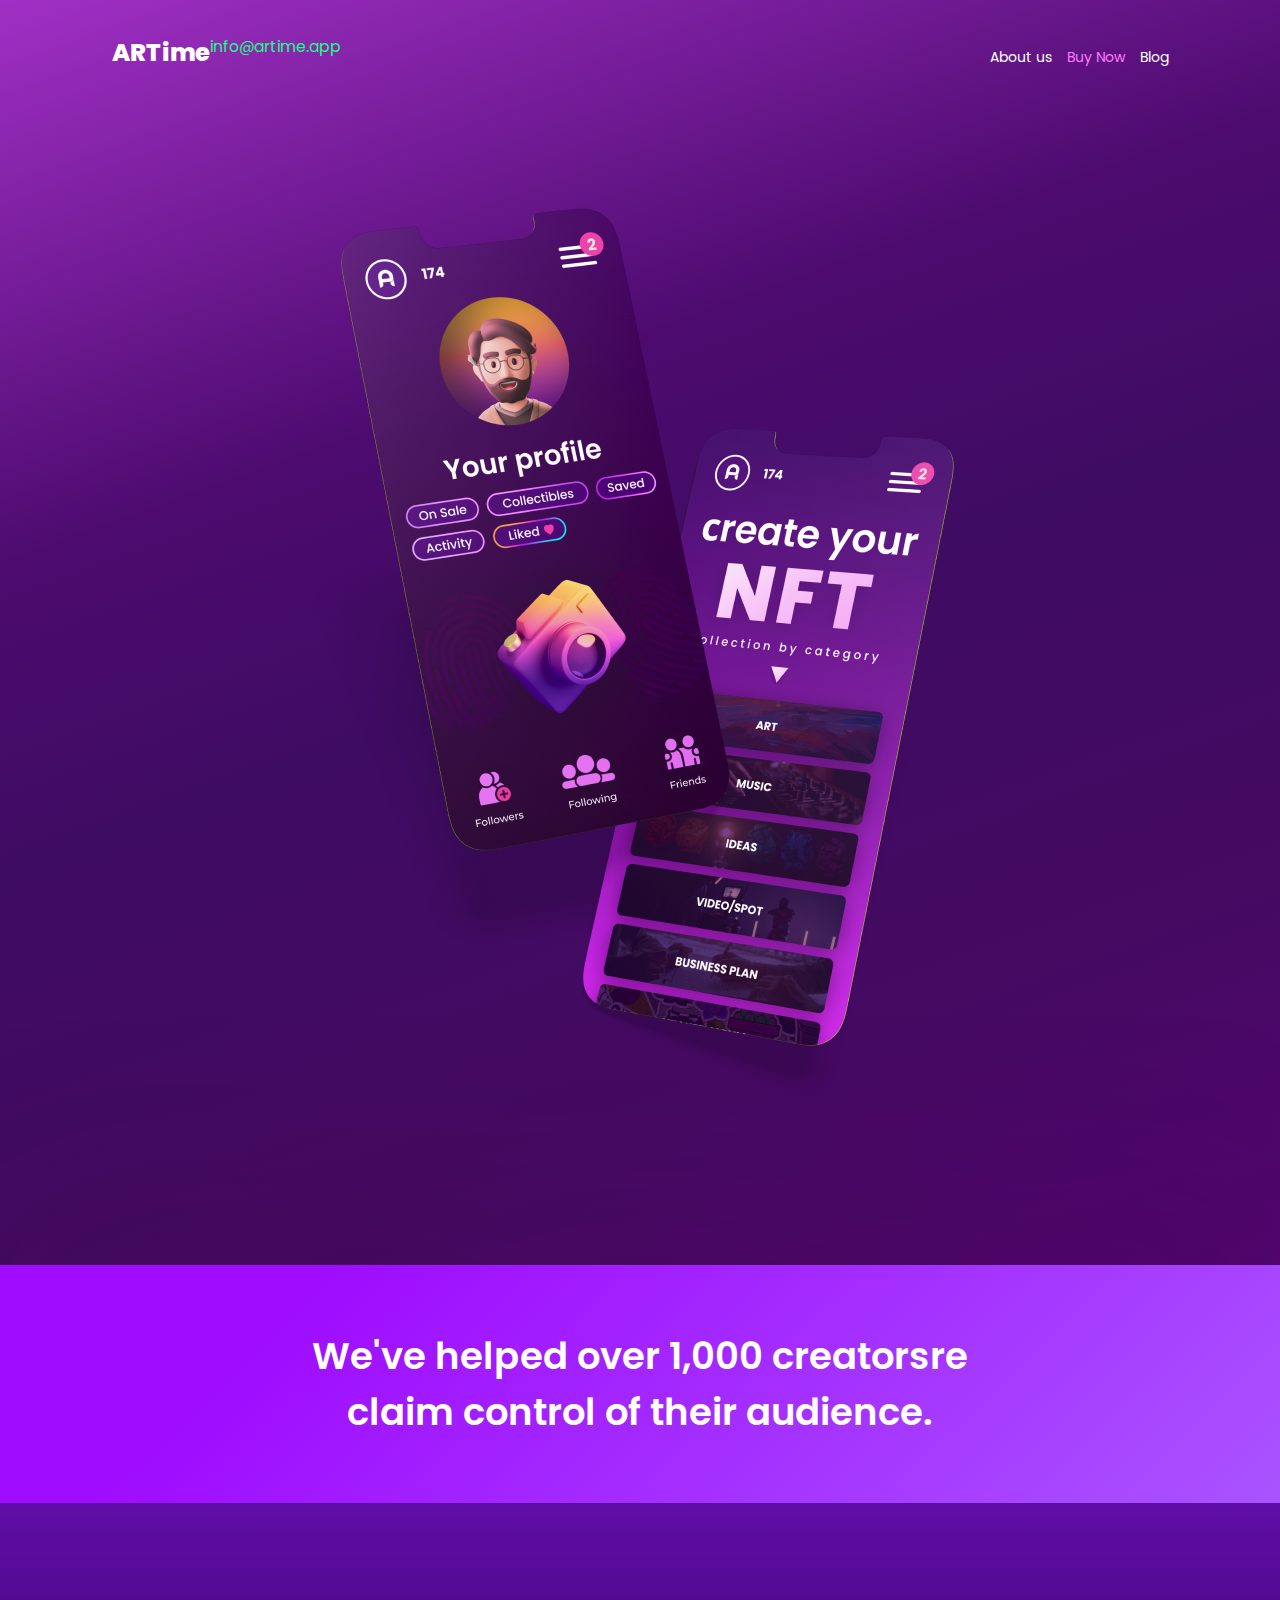
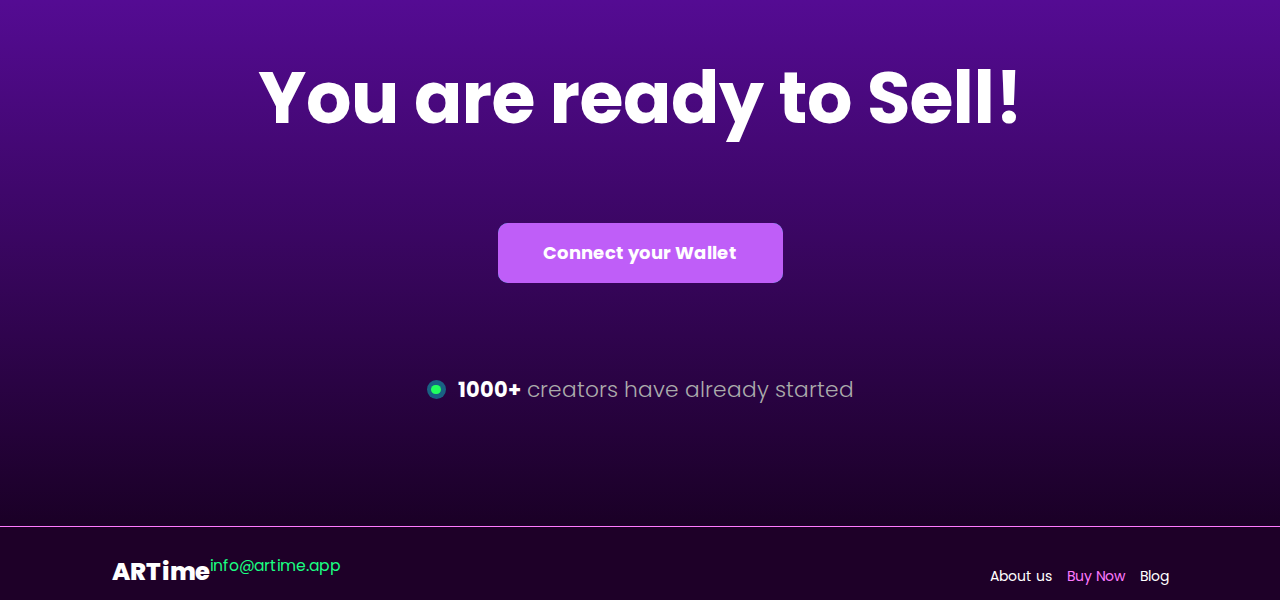
<file: test.html>
<!DOCTYPE html>
<html lang="en">
<head>
    <meta charset="UTF-8">
    <meta http-equiv="X-UA-Compatible" content="IE=edge">
    <meta name="viewport" content="width=device-width, initial-scale=1.0">
    <link href="https://fonts.googleapis.com/css2?family=Poppins:wght@300;400;500;600;700&display=swap" rel="stylesheet">
    <link rel="stylesheet" href="assets/style.css">
    <title>ARTime</title>
</head>
<body>
    <div class="wrapper">
        <header class="header">
            <div class="nav__container">
                <div class="nav-content">
                <div class="nav__main__item">
                    <a href="index.html" class="nav-title">ARTime</a>
                    <div class="nav__gmail">info@artime.app</div>
                </div>
                <div class="nav__nav">
                    <div class="nav__nav-item head_item">
                        <a href="#">About us</a>
                    </div>
                    <div class="nav__nav-item">
                        <a href="#"><span class="pink__text">Buy Now</span>  </a>
                    </div>
                    <div class="nav__nav-item head_item">
                       <a  href="#">Blog</a> 
                    </div>
                </div>
            </div>
            </div>
        </header>

        <section class="two__phones_block">
            <img src="assets/img/two-phones.png" class="two__phones" alt="">
        </section>
        <section>
            <div class="token__block token__test">
                <div class="tocen__title">
                    We've helped over 1,000 creatorsre <br>
                    claim control of their audience.
                </div>
                
            </div>
        </section>
        <section class="get__started-test">
            <div class="getstarted__container">
                <div class="getstarted-content">
                    
                    
                    <div class="getstarted__title getstarted__title-mini">You are ready to Sell!</div>
                    <a class="buy-now__button z-for__circle_btn" href="#">
                        Connect your Wallet
                    </a> 
                    <div class="why__we-mini__title thousand__plus-about white">
                        <div class="circle">
                            <div class="minicirle"></div>
        
                        </div>
                        <span class="thousand__plus "> 1000+ </span>
                         creators have already started
                    </div>
                </div>
            </div>
    
        </section>
        
        <footer class="footer footer__about">
            <div class="nav__container">
                <div class="nav-content">
                <div class="nav__main__item">
                    <div class="nav-title">ARTime</div>
                    <div class="nav__gmail">info@artime.app</div>
                </div>
                <div class="nav__nav">
                    <div class="nav__nav-item head_item">
                        <a href="#">About us</a>
                    </div>
                    <div class="nav__nav-item">
                        <a href="#"><span class="pink__text">Buy Now</span>  </a>
                    </div>
                    <div class="nav__nav-item head_item">
                       <a  href="#">Blog</a> 
                    </div>
                </div>
            </div>
            </div>
        </footer>
        
    </div>
    
</body>
</html>
</file>
<file: assets/style.css>
/*Обнуление*/
*{padding: 0;margin: 0;border: 0;}
*,*:before,*:after{-moz-box-sizing: border-box;-webkit-box-sizing: border-box;box-sizing: border-box;}
:focus,:active{outline: none;}
a:focus,a:active{outline: none;}
nav,footer,header,aside{display: block;}
html,body{height:100%;width:100%;font-size:100%;line-height:1;font-size:14px;-ms-text-size-adjust:100%;-moz-text-size-adjust:100%;-webkit-text-size-adjust:100%;}
input,button,textarea{font-family:inherit;}
input::-ms-clear{display: none;}
button{cursor: pointer;}
button::-moz-focus-inner{padding:0;border:0;}
a,a:visited{text-decoration: none;}
a:hover{text-decoration: none;}
ul li{list-style: none;}
img{vertical-align: top;}
h1,h2,h3,h4,h5,h6{font-size:inherit;font-weight: inherit;}
/*--------------------*/

body{
  
    font-family: 'Poppins', sans-serif;
   
}



.coming-soon__popup{
 
  display: none;
  width: 585.53px;
  height: 244px;
  background: #A75EBB;
  box-shadow: 0px 4px 63px rgba(0, 0, 0, 0.18);
  
  border-radius: 20px;
  text-align: center;
  color: #fff;
  align-items: center;
  justify-content: center;
  font-weight: 300;
font-size: 35.4015px;
line-height: 53px;
  margin: 50px auto;
}

@keyframes popup {
  0% {
    opacity: 0;
    
  }

  100% {
    
    opacity: 1;
  }
}

.popup__active{
  display: flex;
  animation: popup 2s alternate;
  z-index: 300;
}

.popup__background{
  opacity: 0;
  animation: popup 1s alternate;
 }

.popup__other{
  color: #fff;
  display: block;
  position: absolute;
  width: 100%;
  height: 100%;
  background-color: #000;
  opacity: 0.5;
  z-index: 100;
}

.popup__other div{
  opacity: 1;
}

.bc{
  background: linear-gradient(180deg, #5A0EA6 0%, #1A001E 100%);
}

.wrapper__buy-page{
  position: relative;
}

.wrapper{
    
    overflow: hidden;
    display: flex;
    flex-direction: column;
    min-height: 100%;
    background: linear-gradient(135.58deg, #200027 21.79%, #28013F 39.49%, #5204B5 128.17%);

  }

  [class*="__container"]{
    max-width: 1057px;
    margin: 0px auto;
  }

  /*----------BLOCKS----------*/

  @keyframes rotate_all {
    0% {
      margin-top: 140px;
      opacity: 0;
      
    }

    100% {
      margin-top: 0;
      opacity: 1;
    }
  }

  .main__block{
    width: 100%;
    color: #FFFFFF;
    margin-top: 90px;
  }


  .why__we-block{
    
    width: 100%;
    color: #FFFFFF;
   
  }

  .connect-content__block{
    width: 100%;
    color: #FFFFFF;
  }

  .your-content__block{
    width: 100%;
    color: #fff;
    text-align: center;
  }

  .share-block{
    width: 100%;
    color: #fff;
    background-color: #1E0028;
  }

  .experts-agree__block{
    margin-top: 248px;
  }

  .thousand__block{
    position: relative;
    min-height: 100px;
    background: linear-gradient(76.31deg, #220028 8%, #39000A 100.34%);
    
  }

  .getstarted-block{
    position: relative;
    padding-top: 170px;
    background: #1E0028;
  }

  .header{
    padding: 50px 10px 0px 10px;
    position: absolute;
    top: 0;
    width: 100%;
    z-index: 200;
  }

  .nav__logo{
    margin: 0px 10px;
  }

  @media (max-width: 500px) {
    .nav__logo{
      margin: 2px 5px 0px 5px;
    }
    .nav__logo img{
      width: 25px;
    }
  }

  .thousand__plus{
    color: #fff;
  }

  .footer{
   
    border-top: 1px solid #FF7AFF;
    padding: 50px 20px 10px 20px;
    color: #fff;
    background: #1E0028;
    
  }

  .main__footer{
    border: none;
    padding-top: 200px;
  }

  .nav__main__item{
    margin-top: -15px;
    display: flex;
  }
  
  .nav__nav-item :hover{
    color: #FD79FD;
  }

 

  .footer-content{
    display: flex;
    
  }

  .nav-content{
    display: flex;
    
  }

  .thousand__block-content{
    margin-top: 150px;
    width: 100%;
    min-height: 600px;
    display: flex;
    align-items: center;
    justify-content: center;
    position: relative;
  }

  .thousand__block-peple{
    position: absolute;
    z-index: 100;
    height: 70%;
    width: 80%;
    max-height: 100%;
    bottom:0;
    filter: drop-shadow(0px 4px 207px rgb(0, 0, 0))
  }

  .thousand__block-content div {
    
    margin-top: -250px;
      
    
    
    color: #fff;
    font-weight: 800;
    font-size: 280px;
    line-height: 420px;
  }

  @media (max-width: 1800px) {
    .thousand__block-peple{
      width: 90%;
    }

  }
  @media (max-width: 1300px) {
    .thousand__block-peple{
      height: 60%;
    }

    

    .thousand__block-content div{
      margin-top: -150px;
      font-size: 190px;
    }
  }

  @media (max-width: 1000px) {
    .thousand__block-peple{
      height: 50%;
    }

   
    

    .thousand__block-content div{
      margin-top: -60px;
      font-size: 190px;
    }
  }

  @media (max-width: 1000px) {
    .thousand__block-content{
      min-height: 200px;
    }

    .thousand__block-peple{
      display: none;
    }
    .thousand__block-content div{
      
      font-size: 80px;
    }
  }

  

  .main__block__container{
    display: flex;
    padding: 0px 20px;
    animation: rotate_all 1.5s linear;
  }

  

  .why__we__container{
    padding-top: 97px;
    display: flex;
    flex-direction: column;
  }

  .connect-content__container{
    display: flex;
    flex-direction: column;
    padding: 30px 20px;
  }

  .your-content__container{
    display: flex;
    flex-direction: column;
    padding: 90px 5px;
  }

  
.share__container{
  display: flex;
  flex-direction: column;
  padding-top: 155px;
  position: relative;
}

.getstarted__container{
  padding: 20px 20px 20px 20px;

}

  /*-----------------------------------------------------------------*/

  .pink__text{
    color: #FD79FD;
  }

  .gray-span{
    color: #919191;
  }

  .why__we-content{
    display: flex;
    flex-direction: column;
    justify-content: space-between;
    height: 150px;
  }

  @media (max-width:800px) {
    .main__block__container{
     flex-direction: column;
    }

    .main__block-content{
        text-align: center;
        align-items: center;
        display: flex;
        flex-direction: column;
        justify-content: center;
    }
 }

  
  .main__block{
    display: flex;
    padding-top: 60px;
    
    
  }

  .your-content-item__icon{
    height: 290px;
  }

  .version{
    color:  #fff;    
  }

  .main__title{
    margin-top: 20px;
    font-weight: 700;
    font-size: 99.0187px;
    line-height: 93px;
  }


  .main__sub__title{
    margin-top: 50px;
    font-weight: 300;
    font-size: 21.7378px;
    line-height: 34px;
  }

  .why__we-mini__title{
    display: flex;
    align-items: center;
    justify-content: center;
    font-weight: 300;
    font-size: 21.74px;
    line-height: 33px;

  }

  @keyframes rotate_btn {
    0% {
      margin-top: 140px;
      opacity: 0;
      
    }

    100% {
      margin-top: 50;
      opacity: 1;
    }
  }
  

  .buy-now__button{
    animation: rotate_btn 2.5s linear;
    display: flex;
    align-items: center;
    justify-content: center;
    width: 285px;
    height: 60px;
    margin-top: 50px;
    text-align: center;
    color: #FFFFFF;
    font-weight: 700;
    font-size: 18px;
    background: #03EADD;
    box-shadow: 0 0 40px 40px rgba(239, 59, 255, 0.8) inset, 0 0 0 0 rgba(239, 59, 255, 0.8);
    -webkit-transition: all 150ms ease-in-out;
    transition: all 150ms ease-in-out;
    border-radius: 10px;
  }

  

  .buy-now__button-next{
    display: flex;
    align-items: center;
    justify-content: center;
    width: 285px;
    height: 60px;
    margin-top: 25px;
    text-align: center;
    color: #FFFFFF;
    font-weight: 700;
    font-size: 18px;
 
   border: 3px solid #fff;
    border-radius: 10px;
  }

  
  /*.buy-now__button a{
    width: 100%;
    height: 100%;
    color: #FFFFFF;
    font-weight: 700;
    font-size: 18px;
    
  }*/

  
  .buy-now__button:hover {
    box-shadow: 0 0 10px 0 rgba(239, 59, 255, 0.8) inset, 0 0 10px 4px rgba(239, 59, 255, 0.8);
  }

  

  .main__block-img{
 
    position: relative;
    padding-top: 50px;
   padding-left: 100px;
  }

  @keyframes rotate_phone {
    0% {
      
      opacity: 0;
      margin-top: 30px;
    }

    100% {
      margin-top: 0;
      opacity: 1;
    }
  }

  .phone{
    animation: rotate_phone 2s linear;
    width: 279px;
    height: 547px;
    filter: drop-shadow(0px 5.32976px 203.863px rgba(0, 0, 0, 0.45));
  }

  
  

  @media (max-width:800px) {
    .phone{
       display: flex;
       margin: 0 auto;
      }

      .main__block-img{
        padding-left: 0px;
      }
 }

  .misic{
    position: absolute;
    bottom: 0;
    left: 0;
    margin-left: 290px;
    margin-bottom: 125px;
    
  }

  .photo{
    position: absolute;
    bottom: 0;
    left: 0;
    margin-left: 420px;
    margin-bottom: 265px;
    
  }
  
  .notebook{
    width: 440px;
    height: 580px;
    position: absolute;
    top: 0;
    right: 0;
    z-index: 100;
    
    
  }

  @media (max-width:1500px) {
    .notebook{
        display: none;
       
      }
  }

  @media (max-width:1000px) {
    .misic{
        display: none;
        
      }
    
      .photo{
       display: none;
        
      }

      .main__title{
        font-weight: 700;
        font-size: 70px;
        line-height: 80px;
        
    
      }
  }

  
  .circle{
    
    width: 19px;
    height: 19px;
    background: #00fff260;
    border-radius: 50%;
    
    display: flex;
    align-items: center;
    justify-content: center;
    
  }

  .circle div{
    opacity: 1;
    width: 50%;
    height: 50%;
    background: #21FF5F;
    border-radius: 50%;
  }

  .thousand__plus{
    font-weight: 700;
    font-size: 21px;
    line-height: 24px;
    margin: 0px 6px 0px 12px;
  }

  

  .text-title{
    margin: 0 auto;
    font-weight: 600;
    font-size: 46.581px;
    line-height: 70px;
  }

  .why__we-items{
    display: flex;
    justify-content: space-between;
  }

  @media (max-width: 1000px) {
    .why__we-items{
      flex-direction: column;
      margin-top: 30px;
    }

    .why__we-item{
      justify-content: center;
      align-items: center;
     
    }

    .text-title{
      margin: 0 auto;
      font-weight: 600;
      font-size: 25px;
      line-height: 40px;
      text-align: center;
    }

    

  }

  @media (max-width:500px) {
    .why__we-mini__title{
     
      font-weight: 300;
      font-size: 15px;
      line-height: 15px;
  
    }
  }

  .why__we-item{
    display: flex;
    flex-direction: column;
   
  }

  .why__item-content{
    margin-top: auto;
    text-align: center;
  }

  .why__item-title{
    font-weight: 600;
    font-size: 21px;
    line-height: 32px;
  }

  .why__item-text{
    font-weight: 400;
    font-size: 14.28px;
    line-height: 20px;
    color: #E4E4E4;
    margin-top: 6px;
  }

  .connect-content__img{
    width: 100%;
  }

  .connect-content__img img{
    
    display: flex;
    margin: 0 auto;
  }

  @media (max-width: 600px) {
    .connect-content__img img{
      width: 70%;
    }
  }

.connect-content__content{
  width: 100%;
  height: 150px;
  display: flex;
  flex-direction: column;
  justify-content: space-between;
  align-items: center;
  text-align: center;
}

.your-content__title{
  font-weight: 600;
  font-size: 141.829px;
  line-height: 182px;
}

.your-content__subtitle{
  font-weight: 600;
  font-size: 59.3527px;
  line-height: 76px;
}

.your-content__items{
  display: flex;
  justify-content: space-between;
}

@keyframes rotate_0 {
  from {
    transform: rotate(360deg);
  }
}
.big__o{
  animation: rotate_0 3s linear infinite;
  margin-top: 40px;
}

@media (max-width: 1000px) {
  .your-content__items{
    flex-direction: column;
    margin-top: 30px;
  }

  .your-conten__item{
    justify-content: center;
    align-items: center;
   
  }

  .shape-icon{
    margin-top: 100px;
  }

  .your-content__title{
   
    font-size: 80px;
    line-height: 112px;
  }

  .big__o{
    margin-top: 20px;
    width: 72px;
    height: 72px;
  }
  
  
}

@media (max-width: 400px) {
  .your-content__title{
    font-size: 40px;
    line-height: 62px;
  }

  .big__o{
    margin-top: 10px;
    width: 38px;
    height: 38px;
  }
}

.your-conten__item{
  display: flex;
  flex-direction: column;
}



.your-content-item__text{
  font-weight: 400;
  font-size: 14.28px;
  line-height: 20px;
  color: #E4E4E4;
}

.shape-icon{
  display: flex;
  height: 100%;
  align-items: center;
  justify-content: center;
}

.shape-icon img{
  margin-top: 0px;
}

.share-title{
  font-weight: 600;
  font-size: 75px;
  line-height: 88px;
}

.share-text{
  font-weight: 300;
  font-size: 21px;
  line-height: 34px;
  margin: 34px 0px 0px 0px;
}

.share__duble-blocks{
  margin: 100px 0px 0px 0px;
  display: flex;
  justify-content: space-between;
}
.share__duble-block{
  min-height: 436px;
  display: flex;
  flex-direction: column;
  margin-bottom: 10px;
  width: 49.5%;
  position: relative;
  padding: 21px 0px 0px 24px;
  background: linear-gradient(180deg, #5F0077 0%, #000816 100%);
  border-radius: 27px;
  
}

.duble-block__img{
  max-width: 90%;
 
  position: absolute;
  bottom: 0;
  right: 0;
}

.duble-block__title{
  margin: 30px 0px 0px 12px;
  font-weight: 600;
  font-size: 46.58px;
  line-height: 55px;
}

.duble-block__titels{
  display: flex;
}

.db__title-white{
  display: flex;
  margin-top: auto;
  margin-left: 50px;
}

.coins__title{
  line-height: 55px;
}

.share__reach{
  margin-top: 50px;
  display: flex;
  width: 100%;
  min-height: 396px;
  background: linear-gradient(180deg, #6B00D6 0%, #330045 100%);
  border-radius: 27px;
  padding: 23px;
}

@keyframes rotate_chain {
  0% {
    margin-top: 128px;
    
  }

  50%{
    margin-top: 170px;
  }

  100% {
    margin-top: 128px;
    
  }
}


.share-chain{
  width: 425px;
  height: 615px;
  position: absolute;
  right: 0;
  top: 0;
  margin: 128px 0px 170px 0px;
  z-index: 100;
  animation: rotate_chain 4s infinite;
}

@media (max-width:850px) {
  .share-chain{
    display: none;
  }

  .share__duble-blocks{
    
   flex-direction: column;
  }

  .share__content{
    text-align: center;
  }

  .duble-block__title{
    
    font-size: 36.58px;
    line-height: 47px;
  }

  .db__title-white{
    
    margin-left: 10px;
  }

  .share-title{
    font-weight: 600;
    font-size: 55px;
    line-height: 88px;
  }

  .share-text{
    font-size: 15px;
  }
  
  .share__duble-block{
    width: 100%;

  }

}

.share__reach-content{
  display: flex;
  flex-direction: column;
  width: 50%;
  margin-left:  auto;
}

.share__reach-content__items{
  display: flex;
  flex-direction: column;
  margin-top: 25px;
}

.share__reach-content__item{
  display: flex;

  align-items: center;
  margin-top: 15px;
}

.share__reach-content__item span{
  margin-left: 10px;
  line-height: 22px
}

@media (max-width:1000px) {
  .share__reach-content{
   
    width: 100%;
    margin-left: 0px;
  }

  .coins__img{
    display: none;
  }

  .share__reach-content__items{
    margin-top: 40px;
  }
}


.coins__img{
  width:500px;
  margin-top: 0px;
  position: absolute;
}





.experts-aree__items{
  display: flex;
  color: #fff;
  margin-left: -30px;
  width: 104.3%;
  justify-content: space-between;
}

.experts-aree__item{
  font-weight: 600;
  font-size: 42.4099px;
  line-height: 63px;
  margin-left: -60px;
}

.experts-aree__img{
  width: 100%;
  opacity: 0.45;
}

@media (max-width: 1100px) {
  .experts-aree__item{
  
    font-size: 22.4099px;
    line-height: 43px;
   
  }

  
}

.getstarted__title{
  font-weight: 700;
  font-size: 100px;
  line-height: 150px;
  color: #FFFFFF;
}


@media (max-width: 600px) {
  .experts-aree__item{
  
    font-size: 15px;
    line-height: 33px;
   
  }

  .getstarted-block{
    padding-top: 20px;
  }

  .getstarted__title {
    font-size: 70px;
    line-height: 100px;
  }
}


.cirle__share{
  display: flex;
  align-items: center;
  justify-content: center;
  min-width: 26px;
  height: 26px;
  border-radius: 50%;
  background: #02EADD;
  
  
}

.cirle__share span{
  width: 14px;
  height: 14px;
  border-radius: 50%;
  background: #550A6B;
  box-shadow: 0px 1px 4px rgba(0, 0, 0, 0.14);
  display: flex;
  margin: 0 auto;}

.weve__help{
  display: flex;
  text-align: center;
  justify-content: center;
  align-items: center;
  width: 100;
  height: 291px;
  font-weight: 600;
  font-size: 48.41px;
  line-height: 82px;
  color: #FFFFFF;
  background: linear-gradient(135.58deg, #570080 21.79%, #FA01A5 128.17%);
  box-shadow: 0px 4px 162px rgba(0, 0, 0, 0.54);
}

@media (max-width: 1000px) {
  .weve__help{
    font-size: 30px;
    line-height: 42px;
  }

  .experts-agree__block{
    margin-top: 100px;
  }
}


.getstarted-content{
  width: 100%;
  text-align: center;
  display: flex;
  flex-direction: column;
  align-items: center;
  justify-content: center;
}

.keep__in{
  margin-top: 146px;
  color: #fff;
}

.keep__in-title{
  font-weight: 600;
  font-size: 50px;
  line-height: 75px;
  color: #FFFFFF;
}

.keep__in-text{
  font-weight: 300;
  font-size: 21px;
  line-height: 34px;
  color: #FFFFFF;
}

.keep__in-text{
  margin-top: 45px;
}

.soc-links{
  display: flex;
  margin-top: 50px;
  flex-wrap: wrap;
}

.soc-link__icon:not(:last-child){
  margin-right: 10px;
}

.soc-link__icon img{
  width: 71px;
  height: 71px;
  margin-right: 0px;
}

.hand__img{
  position: absolute;
 
  
  right: 0;
  bottom: 0;
}

@media (max-width: 1000px) {
  .hand__img{
    display: none;
  }
}

.nav__nav{
  display: flex;
  margin-left: auto;
  
}

.nav__nav-item:not(:last-child){
  margin-right: 15px;
}

.nav__nav-item a{
  color: #707070;
}

.head_item a{

  color: #fff;
}

@media (max-width: 500px) {
  .head_item a{
  
   font-size: 12px;
  }
  .nav__nav-item:not(:last-child){
    margin-right: 10px;
  }
}


@media (max-width: 370px) {
  .head_item a{
  
   font-size: 10px;
  }
}

.nav-title{
  font-weight: 800;
  font-size: 24.2464px;
  line-height: 36px;
  color: #FFFFFF;
}

.nav__gmail{
  font-weight: 400;
  font-size: 15.587px;
  line-height: 23px;
  color: #1AFF82;
}
@media (max-width: 500px) {
  .nav-title{
   
    font-size: 15px;
    line-height: 20px;
   
  }

  .nav__gmail{
    font-size: 10px;
  }
}

.getstarted__icon img{
  width: 211px;
  width: 233px;
}

/*------------------- ABOUT US ---------------------*/

.our-mission__container{
  padding: 202px 20px 0px 20px;
  display: flex;
  flex-direction: column;
  align-items: center;
  justify-content: center;
  text-align: center;
  color: #fff;
}

.about-us__block-aboutpage__container{
  padding: 70px 10px 0px 10px;
  display: flex;
  flex-direction: column;
  align-items: center;
  justify-content: center;
  text-align: center;
  color: #fff;
}

.about-us__block-aboutpage{
  color: #fff;
  padding: 0px 0px 100px 0px;
 
}

.bm{
  border-bottom: 1px solid #FF7AFF;
}



.your-content__title-about{
  font-size: 100px;
}



.green__mini-title{
  font-weight: 600;
  font-size: 20px;
  line-height: 19px;
  color: #1AFF82;
}

.our-mission__title{
  margin: 30px 0px 0px 0px;
  font-weight: 600;
  font-size: 37.7154px;
  line-height: 51px;
  text-align: center;
  color: #FFFFFF;
}

.about__content-text{
  margin-top: 44px;
  font-weight: 400;
  font-size: 18px;
  line-height: 26px;
  text-align: center;
  color: #FFFFFF;
}



@media (max-width: 700px) {
  .our-mission__title{
    font-size: 30px;
  }

  .about__content-text{
    font-size: 15px;
  }

  .your-content__title-about{
    font-size: 65px;
  }

  .big_v{
    margin-top: 25px;
    height: 50px;
    width: 50px;
  }
}

@media (max-width: 400px) {
  .big_v{
    margin-top: 5px;
   
  }
}


.cirle__mark{
  color: #fff;
  margin: 44px 0px 0px 0px;
  display: flex;
  align-items: center;
  justify-content: center;
  width: 51px;
  height: 51px;
  border-radius: 50%;
  font-size: 35px;
  background: linear-gradient(180deg, #C15DFF 0%, #B02EFF 100%);
  box-shadow: 0px 4px 46px rgba(0, 0, 0, 0.23);
}

.cirle__mark-two{
  margin: 10px 0px;
  width: 51px;
  height: 51px;
  background: #DA40C3;
}


.green{
  color: #1AFF82;
}

.getstarted__title-mini{
  font-size: 71.3333px;
}

.big{
  font-weight: 700;
font-size: 112.564px;
}

.ggwptest{
  background-color: none;
}

.thousand__plus-about{
  margin-top: 90px;
}








.footer__about{
  padding-top: 42px;
}

/*--------------BUY NOW-------------------------*/

.choose__block{
  padding-top: 100px;
  color: #fff;
}

.bg-cirle{
  position: absolute;
  z-index: 0;
  width: 1500px;
  height:1500px;
  

  margin-top: -300px;
}

@media (max-width: 1550px) {
  .bg-cirle{
    
    width: 800px;
    height: 800px;
    
  
   
  }
}

@media (max-width: 900px) {
  .bg-cirle{
    display: none;
  }
}

.bg-cirle img{
  width: 100%;
  height:100%;
}

.z-for__circle{
  z-index: 1;
}

.z-for__circle_btn{
  
}

.choose__titlse{
  position: relative;
  z-index: 100;
  display: flex;
  margin: 123px 0px 0px 0px;
  flex-direction: column;
  width: 100%;
  text-align: center;

}

.choose__subtitle{
  font-weight: 600;
  font-size: 81.7949px;
  line-height: 131px;
  
}

.choose__subtitle img{
  width: 100px;
 
  margin-top: 40px;
}

@media (max-width: 600px) {
  .choose__subtitle{
  font-size: 40px;
  line-height: 80px;
  }

  .choose__subtitle img{
    width: 50px;
    margin-top: 25px;
  }
}

.choose__subtitle_two{
  font-weight: 500;
  font-size: 36.5986px;
  line-height: 55px;
}

.choose__items{
  display: flex;
  margin: 70px 0px 0px 0px;
  justify-content: space-between;
}

.choose__item{
  width: 100%;
  display: flex;
  flex-direction: column;
  text-align: center;
  justify-content: center;
  align-items: center;
}

.choose__item-title{
  margin: 30px 0px 0px 0px;
  font-weight: 700;
  font-size: 30px;
  line-height: 33px;
}

.choose__item-text{
  margin: 20px 0px 0px 0px;
  font-weight: 300;
  font-size: 21px;
  line-height: 33px;
}

@media (max-width: 850px) {
  .choose__items{
    flex-direction: column;
  }

  .choose__item{
    margin-top: 80px;
  }

  .choose__item-text{
    font-size: 16px;
  }

  .choose__item-text{
    font-size: 24px;
  }
}

.token__block{
  margin: 100px 0px 0px 0px;
  width: 100%;
  height: 238px;
  display: flex;
  flex-direction: column;
  align-items: center;
  justify-content: center;
  background: linear-gradient(264.22deg, #954EEF 25.27%, #8729BB 84.58%);
  box-shadow: 0px 43px 99px rgba(0, 0, 0, 0.25);
  
}

.tocen__title{
  font-weight: 700;
  font-size: 20px;
  line-height: 24px;
  color: #FFFFFF;
}

.tocen__item{
  display: flex;
  max-width: 80%;
  margin: 23px 0px 0px 0px;
  padding: 16px 45px;
  background: #FFFFFF;
  font-weight: 400;
  font-size: 20px;
  line-height: 30px;
  color: #424242;
}

@media (max-width: 570px) {
  .tocen__item{
    font-size: 13px;
    padding: 16px 15px;
  }
}


/*--------------------------------------------------TWO PHONES-----------------------------------------------*/ 

.two__phones_block{
  padding: 20px 0px 20px 0px;
  display: flex;
  background: linear-gradient(160.3deg, #A532CA -1.63%, #4D0B6F 32.8%, #3F0C63 50.56%, #450A62 76.8%, #560473 105.68%);
}

.two__phones_block img{
  max-width: 100%;
  margin: 100px auto;
}

.token__test{
  margin: 0;
  background: linear-gradient(135.58deg, #9F0CFF 21.79%, #AD6DFF 128.17%);
box-shadow: 0px 4px 250px rgba(41, 0, 40, 0.28);

}

.token__test div{
  
  font-weight: 600;
  font-size: 37px;
  line-height: 56px;
  text-align: center;
}

@media (max-width: 700px) {
  .token__test div{
    font-size: 25px;
  }

  .token__test{
    height: 300px;
    padding: 30px 0px;
  }
}

.white{
  color: #ABABAB;
}

.get__started-test{
  padding: 100px 0px;
  background: linear-gradient(180deg, #5F0DA7 0%, #1A0026 100%);
}

.blog__text-item{
  margin: 50px 0px;
  color: #fff;
  line-height: 32px;
}


@media (max-width: 600px) {
  .blog__text-items{
    margin-left: 10px;
  }

  .coming-soon__popup{
    width: 90%;
  }
}

.blog__text-item_title{
  font-weight: 600;
  font-size: 27.8506px;
  line-height: 32px;
}
</file>
